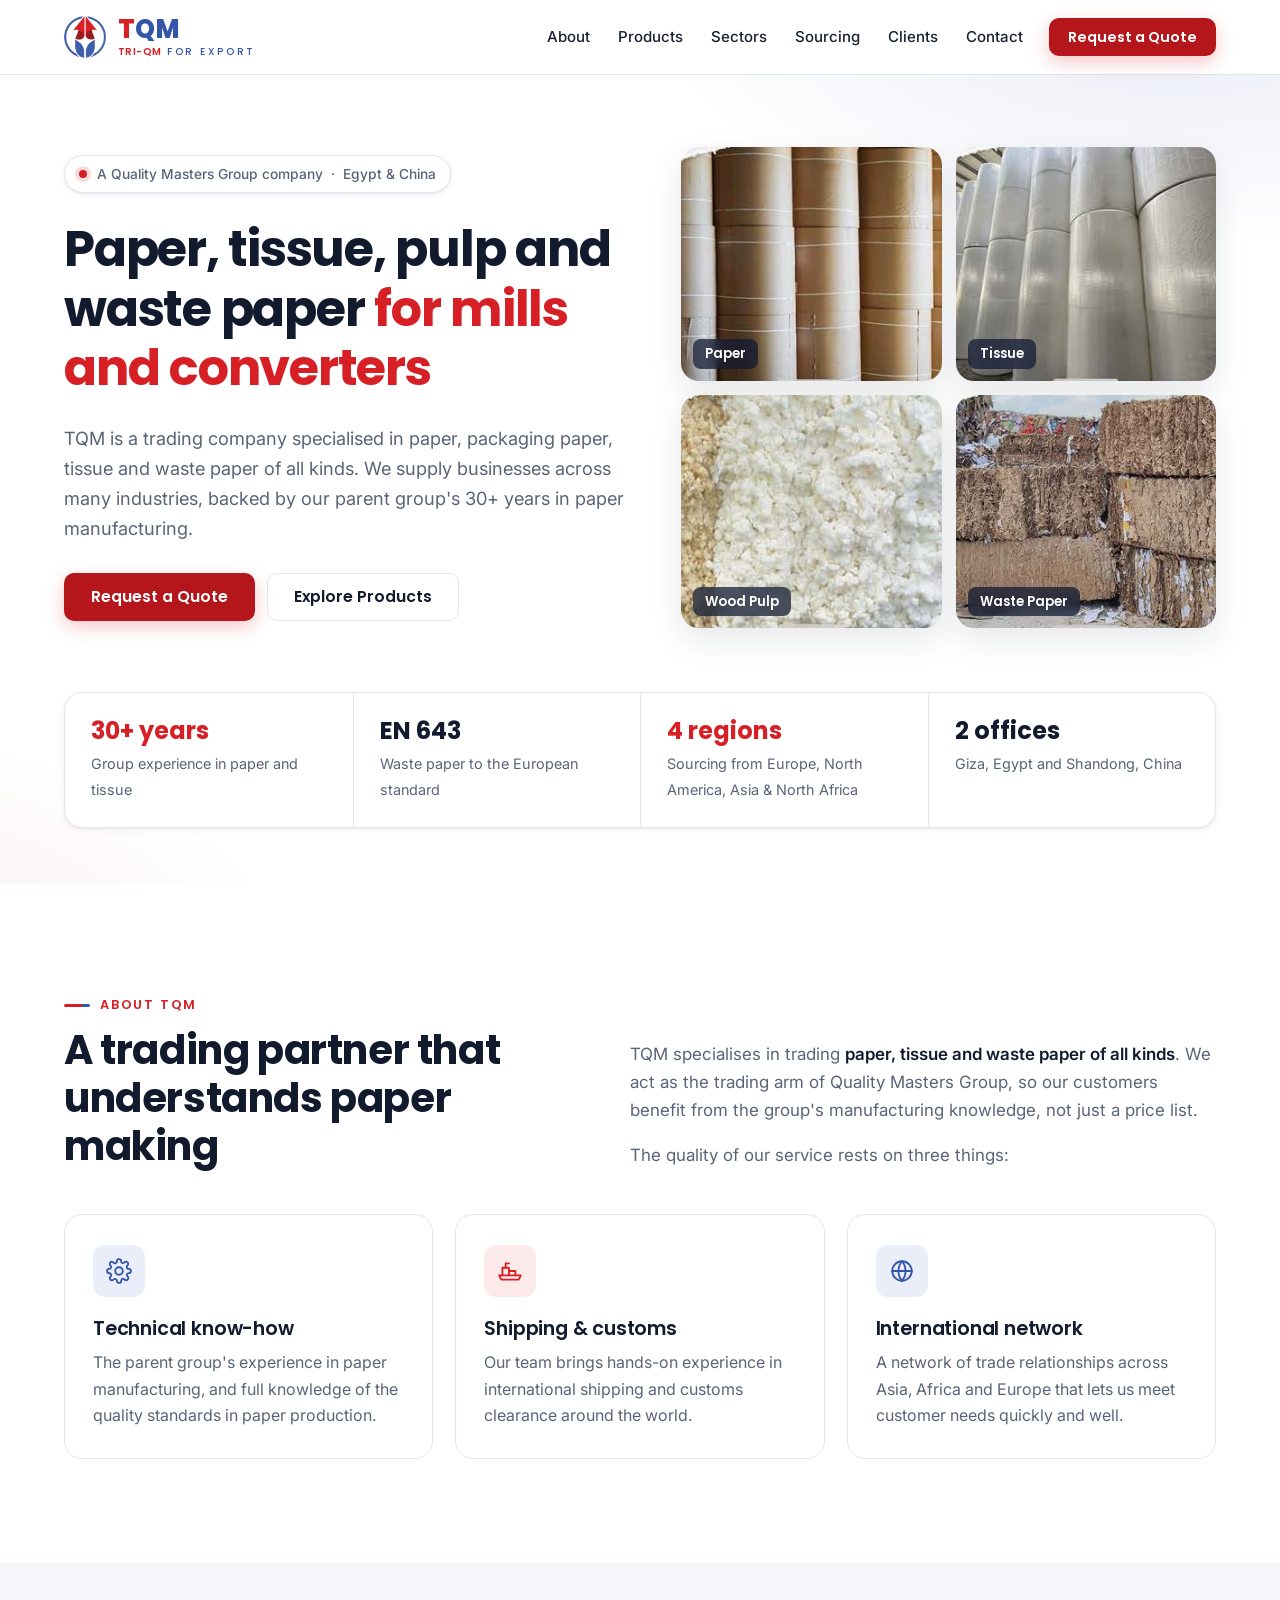
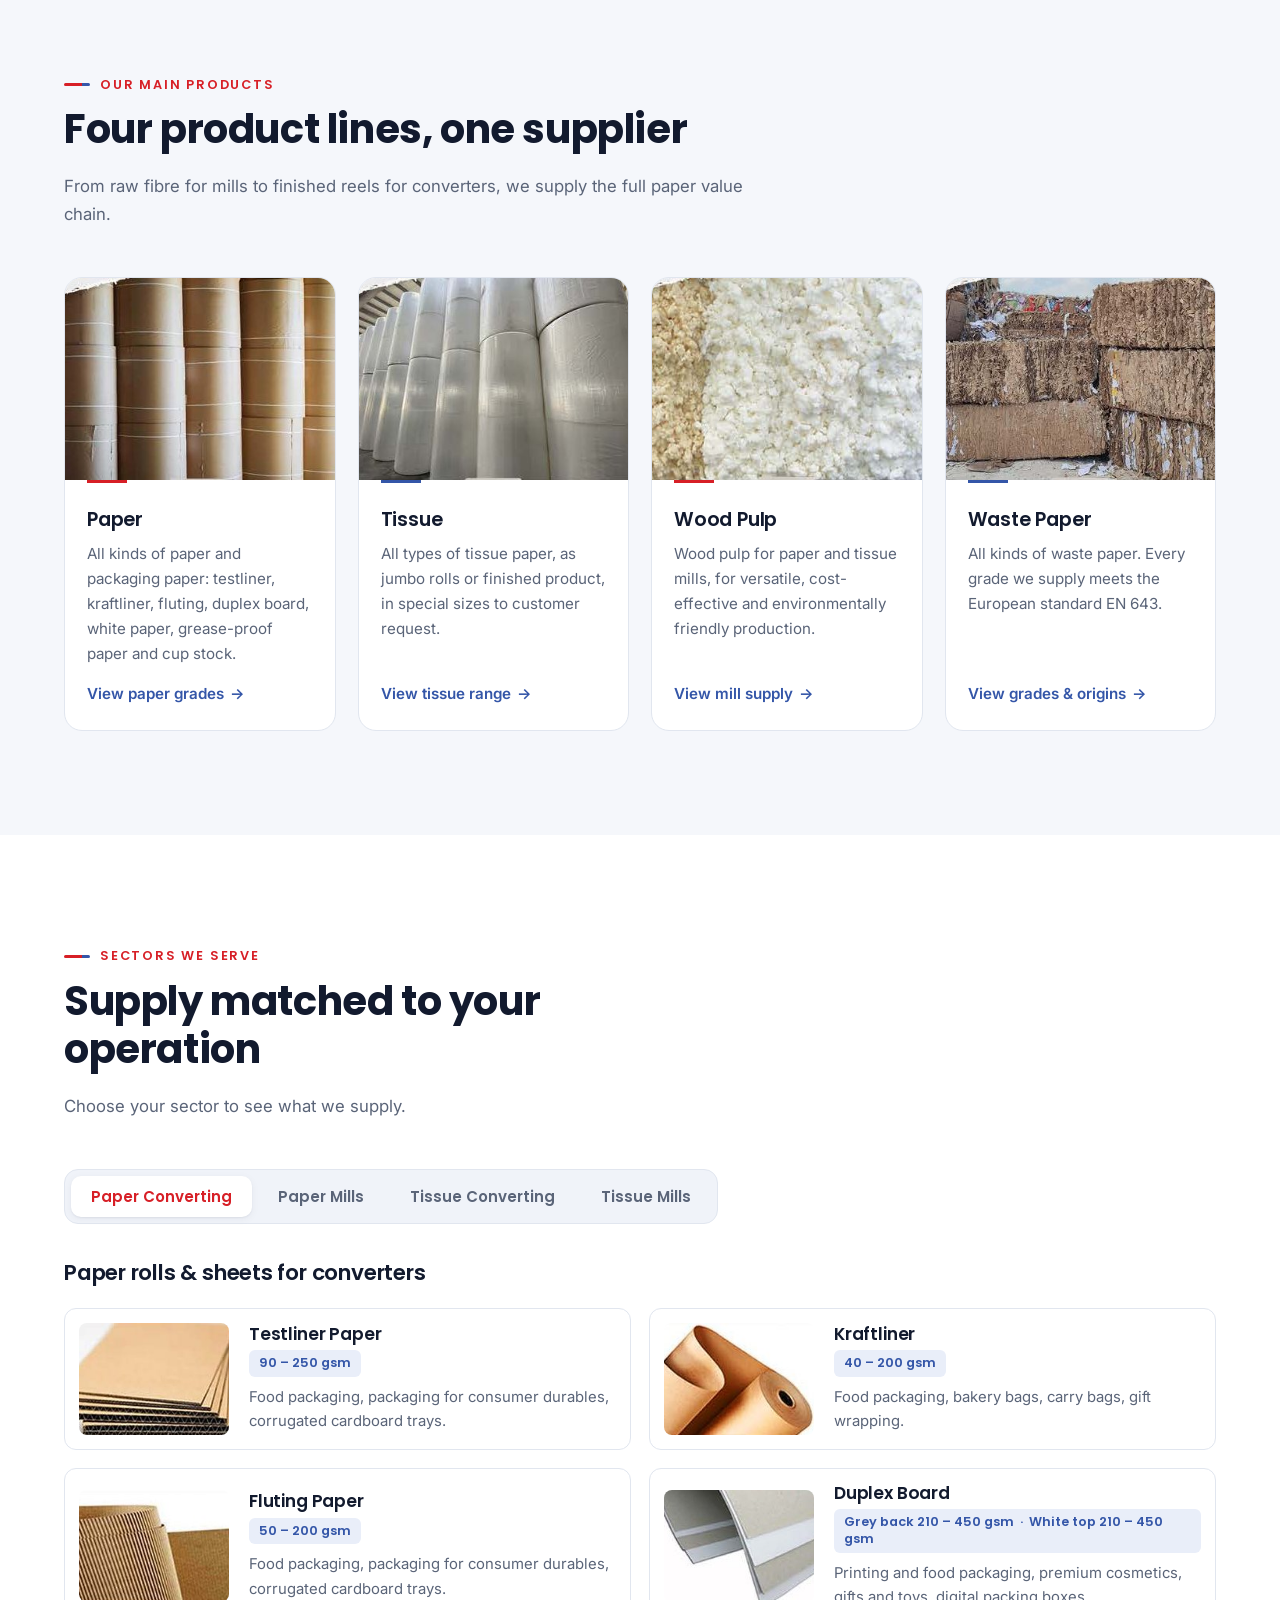
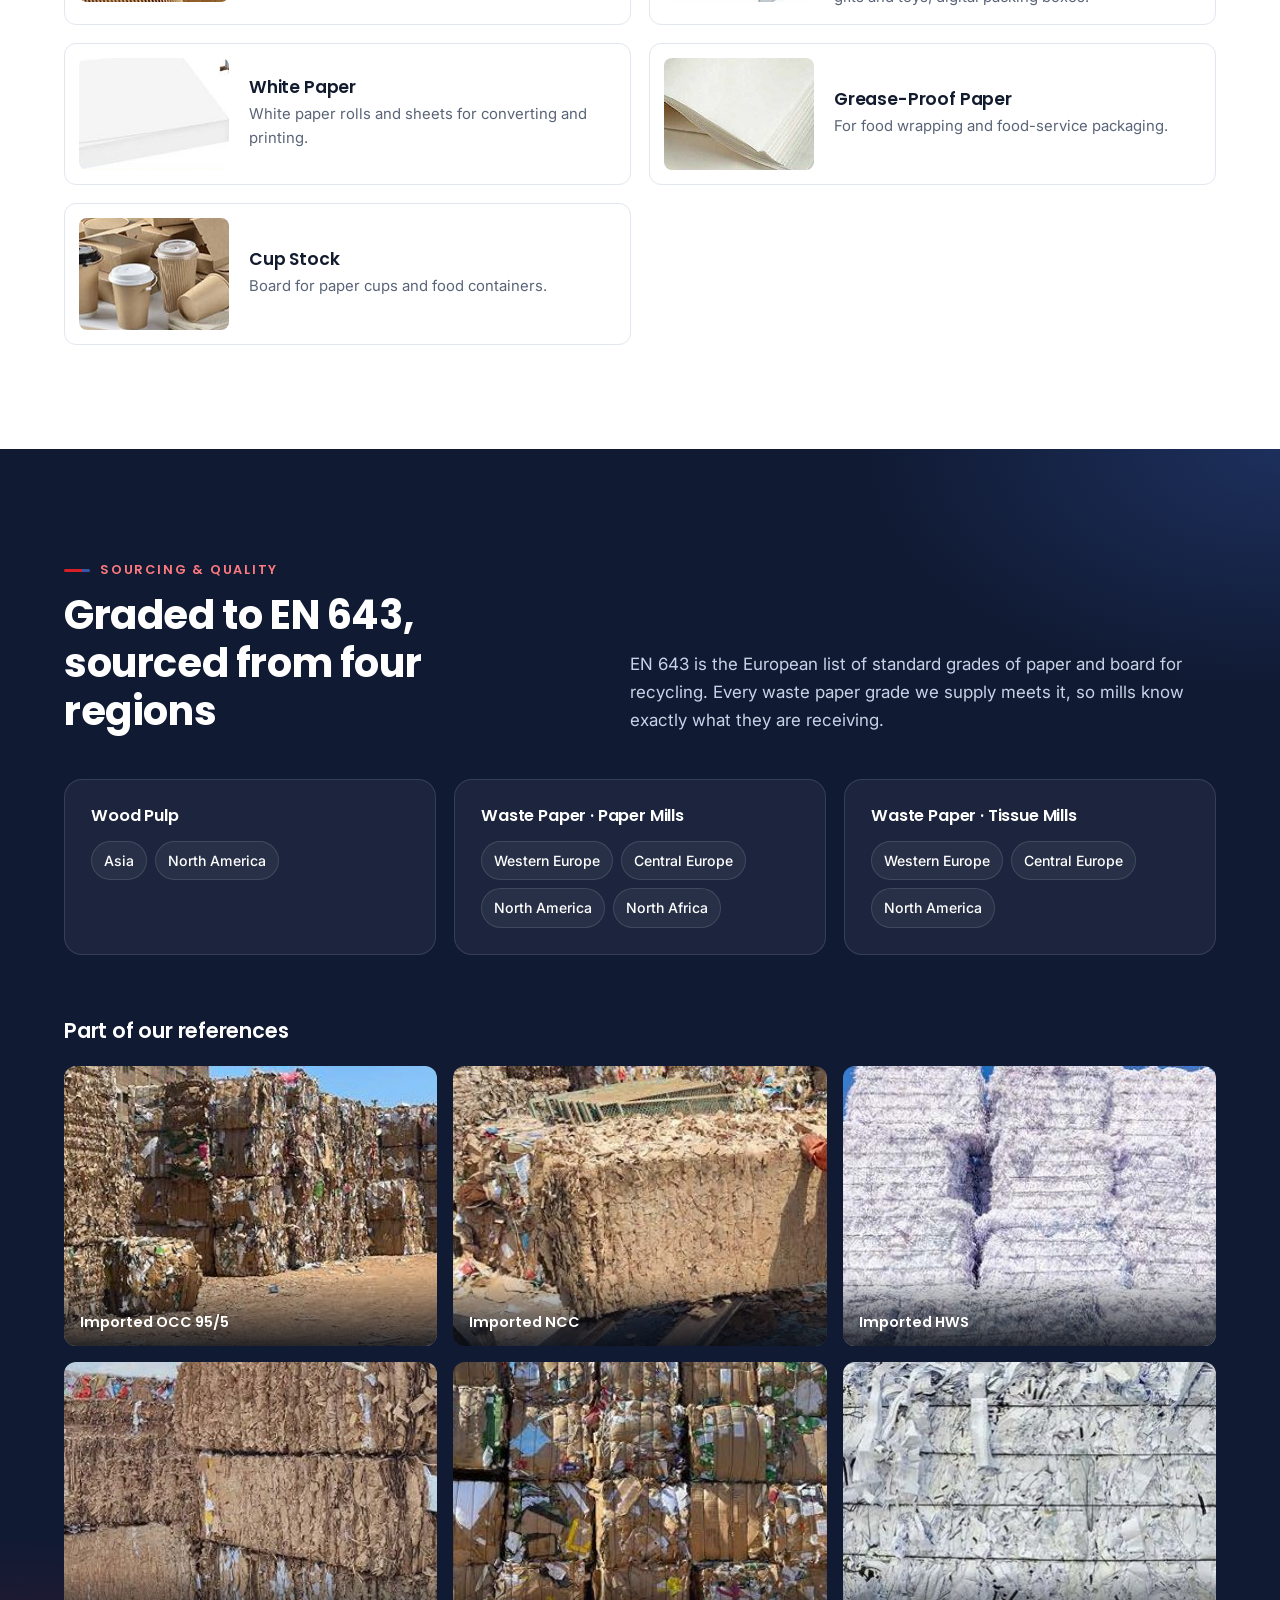
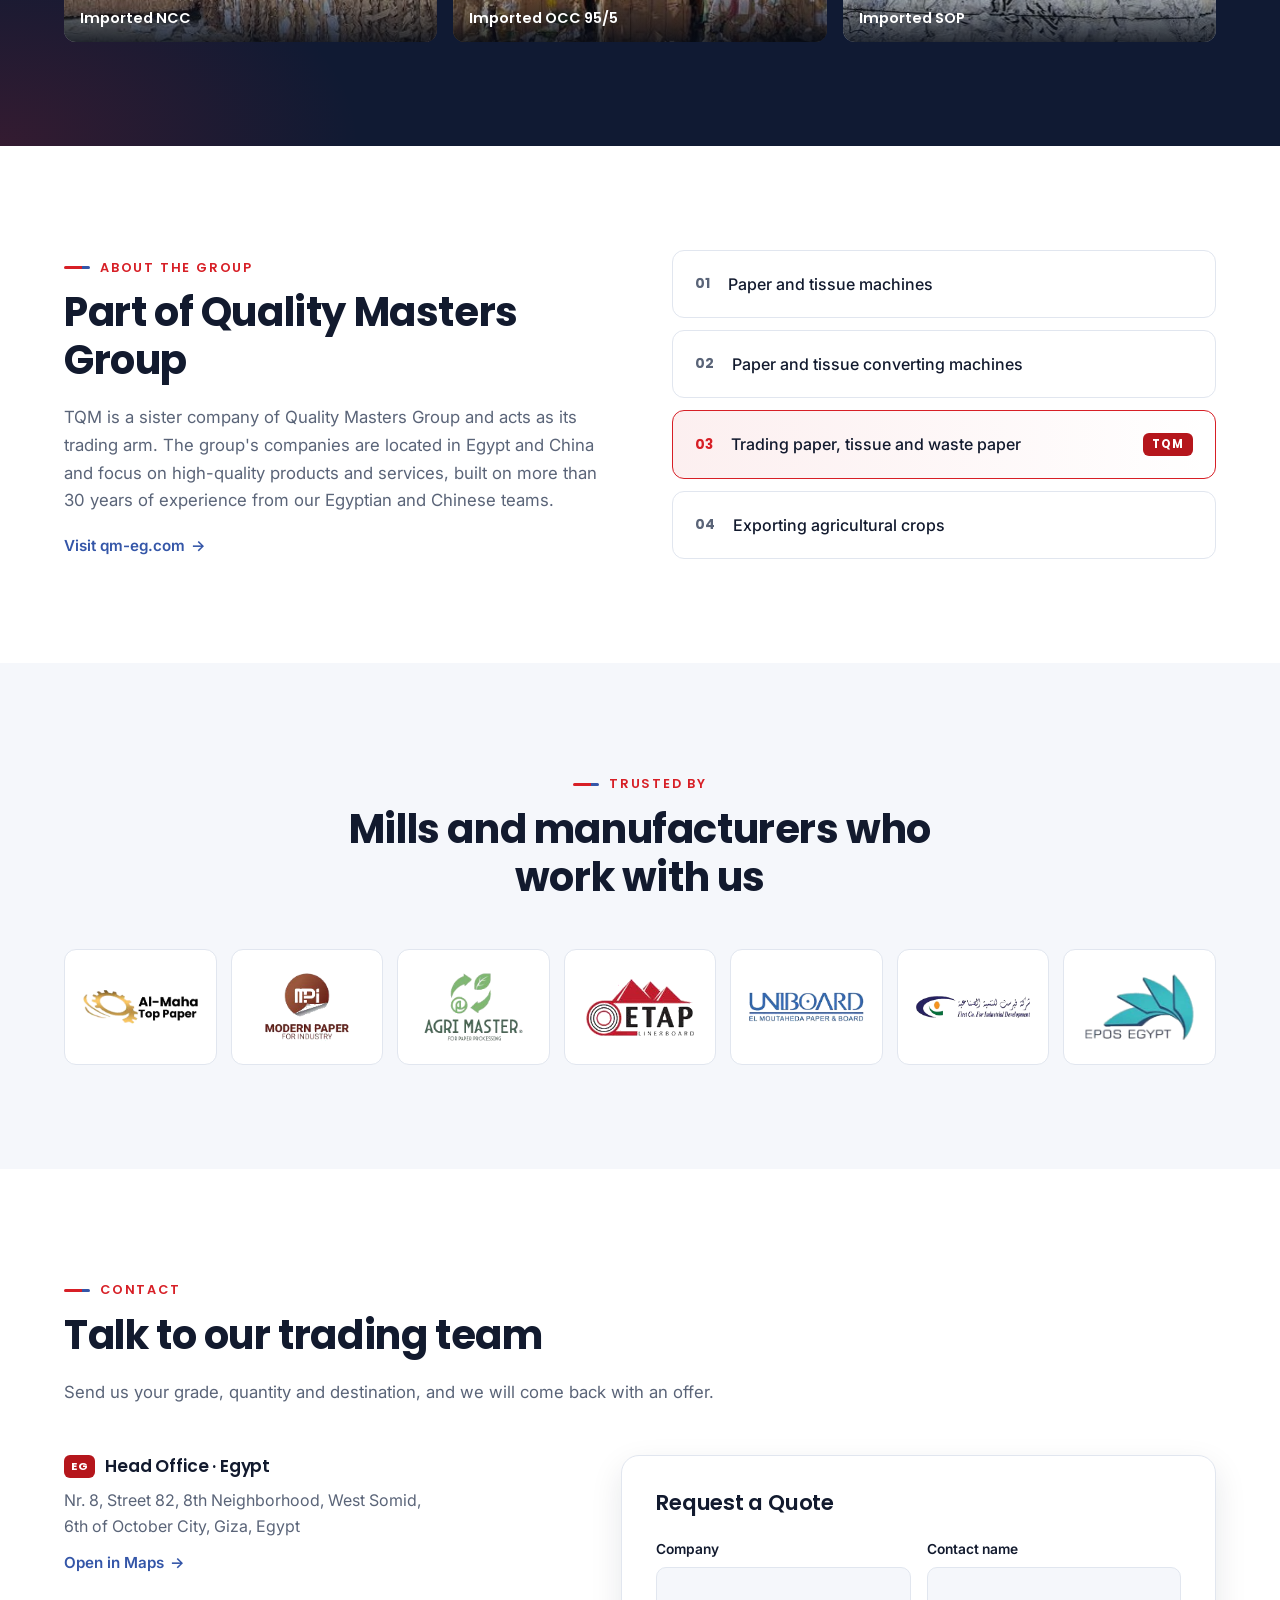
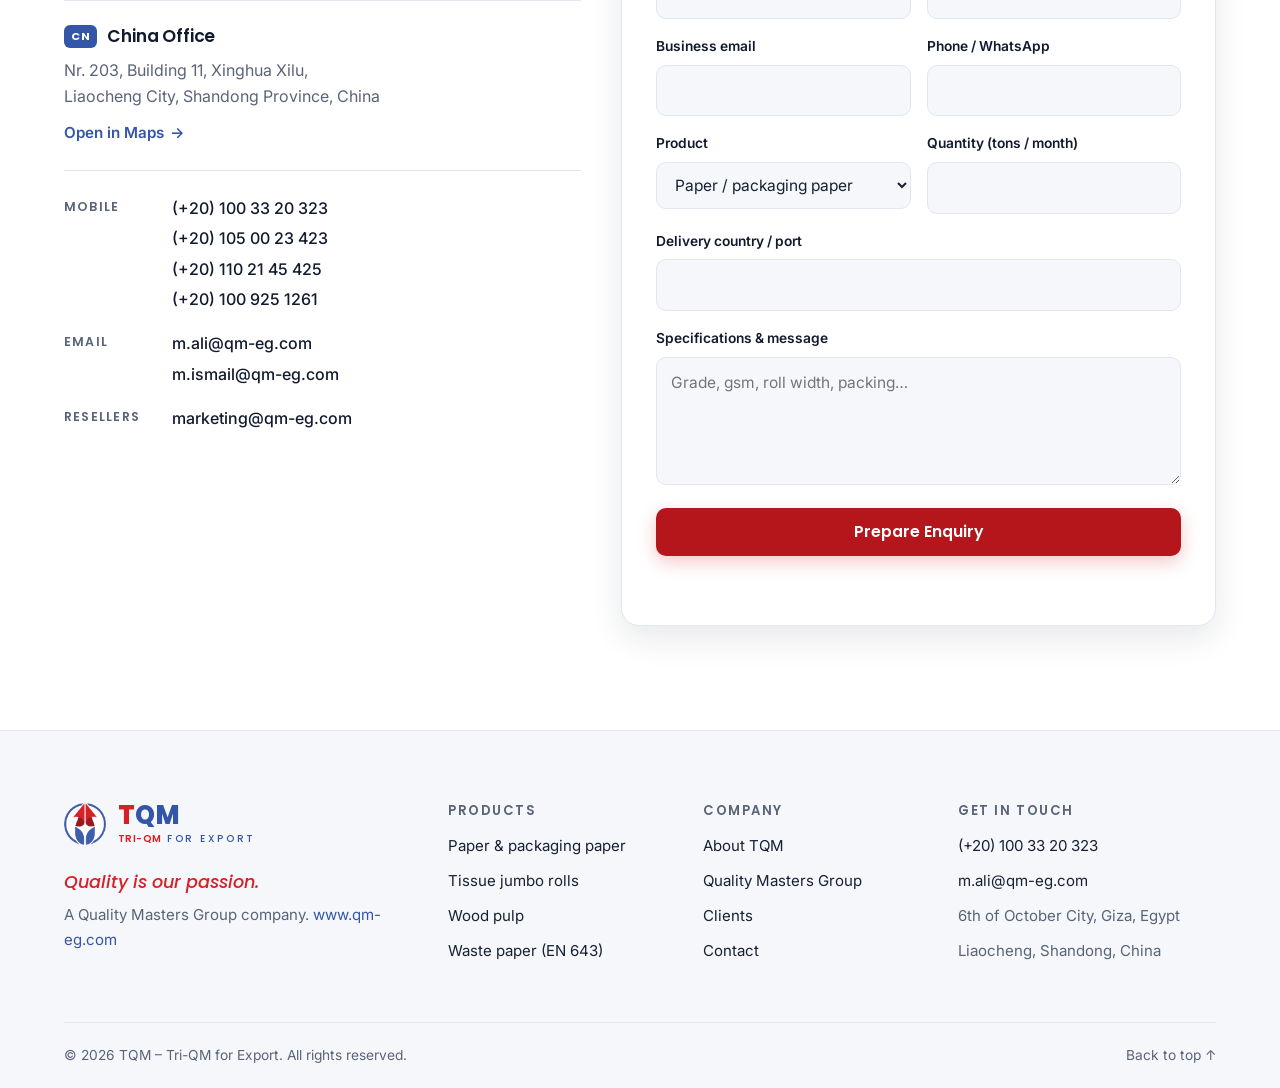
<file: index.html>
<!doctype html>
<html lang="en" class="no-js">
<head>
  <meta charset="utf-8">
  <meta name="viewport" content="width=device-width, initial-scale=1, viewport-fit=cover">
  <title>TQM – Tri-QM for Export | Paper, Tissue, Wood Pulp &amp; Waste Paper Supply</title>
  <meta name="description" content="TQM (Tri-QM for Export), a Quality Masters Group company, supplies paper, packaging paper, tissue jumbo rolls, wood pulp and EN 643 waste paper to mills and converters. Offices in Egypt and China.">
  <meta name="color-scheme" content="light dark">
  <meta name="theme-color" content="#ffffff" media="(prefers-color-scheme: light)">
  <meta name="theme-color" content="#0b111d" media="(prefers-color-scheme: dark)">
  <link rel="canonical" href="https://www.tqm-eg.com/">

  <meta property="og:type" content="website">
  <meta property="og:title" content="TQM – Tri-QM for Export">
  <meta property="og:description" content="Paper, packaging paper, tissue, wood pulp and waste paper supply for mills and converters. A Quality Masters Group company.">
  <meta property="og:url" content="https://www.tqm-eg.com/">
  <meta property="og:image" content="https://www.tqm-eg.com/assets/img/products/prod-paper.jpg">

  <link rel="icon" href="assets/img/brand/favicon.png" type="image/png">
  <link rel="apple-touch-icon" href="assets/img/brand/apple-touch-icon.png">

  <link rel="preconnect" href="https://fonts.googleapis.com">
  <link rel="preconnect" href="https://fonts.gstatic.com" crossorigin>
  <link href="https://fonts.googleapis.com/css2?family=Inter:wght@400;500;600&family=Poppins:wght@500;600;700;800&display=swap" rel="stylesheet">
  <link rel="stylesheet" href="assets/css/style.css">

  <script type="application/ld+json">
  {
    "@context": "https://schema.org",
    "@type": "Organization",
    "name": "TQM – Tri-QM for Export",
    "url": "https://www.tqm-eg.com/",
    "logo": "https://www.tqm-eg.com/assets/img/brand/tqm-mark.png",
    "slogan": "Quality is our passion",
    "parentOrganization": { "@type": "Organization", "name": "Quality Masters Group", "url": "https://www.qm-eg.com/" },
    "email": "m.ali@qm-eg.com",
    "telephone": "+201003320323",
    "address": [
      { "@type": "PostalAddress", "streetAddress": "Nr. 8, Street 82, 8th Neighborhood, West Somid", "addressLocality": "6th of October City", "addressRegion": "Giza", "addressCountry": "EG" },
      { "@type": "PostalAddress", "streetAddress": "Nr. 203, Building 11, Xinghua Xilu", "addressLocality": "Liaocheng", "addressRegion": "Shandong", "addressCountry": "CN" }
    ]
  }
  </script>
</head>
<body>
  <a class="skip-link" href="#main">Skip to content</a>

  <!-- ===================== Header ===================== -->
  <header class="site-header">
    <div class="container header-inner">
      <a href="#top" class="brand" aria-label="TQM – Tri-QM for Export, home">
        <img src="assets/img/brand/tqm-mark.png" alt="" width="42" height="42">
        <span class="wordmark">
          <span class="wm-logo"><span class="wm-t">T</span><span class="wm-q">Q</span><span class="wm-m">M</span></span>
          <span class="wm-sub"><b>Tri-QM</b> for Export</span>
        </span>
      </a>

      <nav class="site-nav" id="site-nav" aria-label="Main">
        <a href="#about">About</a>
        <a href="#products">Products</a>
        <a href="#sectors">Sectors</a>
        <a href="#sourcing">Sourcing</a>
        <a href="#clients">Clients</a>
        <a href="#contact">Contact</a>
        <a href="#enquiry" class="btn btn-primary btn-sm nav-cta">Request a Quote</a>
      </nav>

      <button class="nav-toggle" type="button" aria-label="Open menu" aria-expanded="false" aria-controls="site-nav">
        <span></span><span></span><span></span>
      </button>
    </div>
  </header>

  <main id="main">
    <!-- ===================== Hero ===================== -->
    <section class="hero" id="top">
      <div class="container hero-inner">
        <div class="hero-copy">
          <p class="eyebrow"><span class="dot"></span>A Quality Masters Group company &nbsp;·&nbsp; Egypt &amp; China</p>
          <h1>Paper, tissue, pulp and waste paper <span class="accent">for mills and converters</span></h1>
          <p class="lead">
            TQM is a trading company specialised in paper, packaging paper, tissue and waste paper of all kinds.
            We supply businesses across many industries, backed by our parent group's 30+ years in paper manufacturing.
          </p>
          <div class="hero-actions">
            <a href="#enquiry" class="btn btn-primary">Request a Quote</a>
            <a href="#products" class="btn btn-ghost">Explore Products</a>
          </div>
        </div>

        <div class="hero-mosaic" aria-label="Product range">
          <figure class="m-a"><img src="assets/img/products/prod-paper.jpg" alt="Kraft paper reels in a warehouse" width="370" height="255"><figcaption>Paper</figcaption></figure>
          <figure class="m-b"><img src="assets/img/products/prod-tissue.jpg" alt="Wrapped tissue jumbo rolls" width="365" height="255"><figcaption>Tissue</figcaption></figure>
          <figure class="m-c"><img src="assets/img/products/prod-pulp.jpg" alt="Wood pulp fibres" width="363" height="249"><figcaption>Wood Pulp</figcaption></figure>
          <figure class="m-d"><img src="assets/img/products/prod-waste.jpg" alt="Baled waste paper" width="372" height="252"><figcaption>Waste Paper</figcaption></figure>
        </div>
      </div>

      <div class="container">
        <ul class="facts">
          <li><strong>30+ years</strong><span>Group experience in paper and tissue</span></li>
          <li><strong>EN 643</strong><span>Waste paper to the European standard</span></li>
          <li><strong>4 regions</strong><span>Sourcing from Europe, North America, Asia &amp; North Africa</span></li>
          <li><strong>2 offices</strong><span>Giza, Egypt and Shandong, China</span></li>
        </ul>
      </div>
    </section>

    <!-- ===================== About ===================== -->
    <section class="section" id="about">
      <div class="container">
        <div class="split">
          <div>
            <p class="kicker">About TQM</p>
            <h2>A trading partner that understands paper making</h2>
          </div>
          <div class="prose">
            <p>
              TQM specialises in trading <strong>paper, tissue and waste paper of all kinds</strong>. We act as the trading arm
              of Quality Masters Group, so our customers benefit from the group's manufacturing knowledge, not just
              a price list.
            </p>
            <p>The quality of our service rests on three things:</p>
          </div>
        </div>

        <div class="pillars">
          <article class="pillar">
            <div class="pillar-icon" aria-hidden="true">
              <svg viewBox="0 0 24 24"><path d="M12 15.5a3.5 3.5 0 1 0 0-7 3.5 3.5 0 0 0 0 7Z"/><path d="M19.4 15a1.7 1.7 0 0 0 .3 1.8l.1.1a2 2 0 1 1-2.8 2.8l-.1-.1a1.7 1.7 0 0 0-1.8-.3 1.7 1.7 0 0 0-1 1.5V21a2 2 0 1 1-4 0v-.1a1.7 1.7 0 0 0-1.1-1.5 1.7 1.7 0 0 0-1.8.3l-.1.1a2 2 0 1 1-2.8-2.8l.1-.1a1.7 1.7 0 0 0 .3-1.8 1.7 1.7 0 0 0-1.5-1H3a2 2 0 1 1 0-4h.1a1.7 1.7 0 0 0 1.5-1.1 1.7 1.7 0 0 0-.3-1.8l-.1-.1a2 2 0 1 1 2.8-2.8l.1.1a1.7 1.7 0 0 0 1.8.3H9a1.7 1.7 0 0 0 1-1.5V3a2 2 0 1 1 4 0v.1a1.7 1.7 0 0 0 1 1.5 1.7 1.7 0 0 0 1.8-.3l.1-.1a2 2 0 1 1 2.8 2.8l-.1.1a1.7 1.7 0 0 0-.3 1.8V9a1.7 1.7 0 0 0 1.5 1H21a2 2 0 1 1 0 4h-.1a1.7 1.7 0 0 0-1.5 1Z"/></svg>
            </div>
            <h3>Technical know-how</h3>
            <p>The parent group's experience in paper manufacturing, and full knowledge of the quality standards in paper production.</p>
          </article>
          <article class="pillar">
            <div class="pillar-icon" aria-hidden="true">
              <svg viewBox="0 0 24 24"><path d="M2 16h20l-2 4H4l-2-4Z"/><path d="M5 16V9h6v7"/><path d="M11 12h6v4"/><path d="M8 9V5h3"/></svg>
            </div>
            <h3>Shipping &amp; customs</h3>
            <p>Our team brings hands-on experience in international shipping and customs clearance around the world.</p>
          </article>
          <article class="pillar">
            <div class="pillar-icon" aria-hidden="true">
              <svg viewBox="0 0 24 24"><circle cx="12" cy="12" r="9"/><path d="M3 12h18"/><path d="M12 3a14 14 0 0 1 0 18"/><path d="M12 3a14 14 0 0 0 0 18"/></svg>
            </div>
            <h3>International network</h3>
            <p>A network of trade relationships across Asia, Africa and Europe that lets us meet customer needs quickly and well.</p>
          </article>
        </div>
      </div>
    </section>

    <!-- ===================== Products ===================== -->
    <section class="section section-tint" id="products">
      <div class="container">
        <div class="section-head">
          <p class="kicker">Our Main Products</p>
          <h2>Four product lines, one supplier</h2>
          <p>From raw fibre for mills to finished reels for converters, we supply the full paper value chain.</p>
        </div>

        <div class="product-grid">
          <article class="product">
            <img src="assets/img/products/prod-paper.jpg" alt="Kraft paper reels" loading="lazy" width="370" height="255">
            <div class="product-body">
              <h3>Paper</h3>
              <p>All kinds of paper and packaging paper: testliner, kraftliner, fluting, duplex board, white paper, grease-proof paper and cup stock.</p>
              <a href="#sectors" class="link-arrow" data-tab="paper-conv">View paper grades</a>
            </div>
          </article>
          <article class="product">
            <img src="assets/img/products/prod-tissue.jpg" alt="Tissue jumbo rolls" loading="lazy" width="365" height="255">
            <div class="product-body">
              <h3>Tissue</h3>
              <p>All types of tissue paper, as jumbo rolls or finished product, in special sizes to customer request.</p>
              <a href="#sectors" class="link-arrow" data-tab="tissue-conv">View tissue range</a>
            </div>
          </article>
          <article class="product">
            <img src="assets/img/products/prod-pulp.jpg" alt="Wood pulp" loading="lazy" width="363" height="249">
            <div class="product-body">
              <h3>Wood Pulp</h3>
              <p>Wood pulp for paper and tissue mills, for versatile, cost-effective and environmentally friendly production.</p>
              <a href="#sectors" class="link-arrow" data-tab="paper-mills">View mill supply</a>
            </div>
          </article>
          <article class="product">
            <img src="assets/img/products/prod-waste.jpg" alt="Baled waste paper" loading="lazy" width="372" height="252">
            <div class="product-body">
              <h3>Waste Paper</h3>
              <p>All kinds of waste paper. Every grade we supply meets the European standard EN 643.</p>
              <a href="#sourcing" class="link-arrow">View grades &amp; origins</a>
            </div>
          </article>
        </div>
      </div>
    </section>

    <!-- ===================== Sectors ===================== -->
    <section class="section" id="sectors">
      <div class="container">
        <div class="section-head">
          <p class="kicker">Sectors We Serve</p>
          <h2>Supply matched to your operation</h2>
          <p>Choose your sector to see what we supply.</p>
        </div>

        <div class="tabs" role="tablist" aria-label="Sectors">
          <button role="tab" id="tab-paper-conv" aria-controls="panel-paper-conv" aria-selected="true">Paper Converting</button>
          <button role="tab" id="tab-paper-mills" aria-controls="panel-paper-mills" aria-selected="false" tabindex="-1">Paper Mills</button>
          <button role="tab" id="tab-tissue-conv" aria-controls="panel-tissue-conv" aria-selected="false" tabindex="-1">Tissue Converting</button>
          <button role="tab" id="tab-tissue-mills" aria-controls="panel-tissue-mills" aria-selected="false" tabindex="-1">Tissue Mills</button>
        </div>

        <!-- Paper converting -->
        <div class="tab-panel" role="tabpanel" id="panel-paper-conv" aria-labelledby="tab-paper-conv" tabindex="0">
          <h3 class="panel-title">Paper rolls &amp; sheets for converters</h3>
          <div class="grade-list">
            <article class="grade">
              <img src="assets/img/grades/testliner.jpg" alt="Testliner paper sheets" loading="lazy" width="272" height="156">
              <div>
                <h4>Testliner Paper</h4>
                <p class="spec">90 – 250 gsm</p>
                <p>Food packaging, packaging for consumer durables, corrugated cardboard trays.</p>
              </div>
            </article>
            <article class="grade">
              <img src="assets/img/grades/kraftliner.jpg" alt="Kraftliner paper roll" loading="lazy" width="242" height="142">
              <div>
                <h4>Kraftliner</h4>
                <p class="spec">40 – 200 gsm</p>
                <p>Food packaging, bakery bags, carry bags, gift wrapping.</p>
              </div>
            </article>
            <article class="grade">
              <img src="assets/img/grades/fluting.jpg" alt="Fluting paper" loading="lazy" width="251" height="143">
              <div>
                <h4>Fluting Paper</h4>
                <p class="spec">50 – 200 gsm</p>
                <p>Food packaging, packaging for consumer durables, corrugated cardboard trays.</p>
              </div>
            </article>
            <article class="grade">
              <img src="assets/img/grades/duplex.jpg" alt="Duplex board" loading="lazy" width="255" height="151">
              <div>
                <h4>Duplex Board</h4>
                <p class="spec">Grey back 210 – 450 gsm &nbsp;·&nbsp; White top 210 – 450 gsm</p>
                <p>Printing and food packaging, premium cosmetics, gifts and toys, digital packing boxes.</p>
              </div>
            </article>
            <article class="grade">
              <img src="assets/img/grades/white.jpg" alt="White paper" loading="lazy" width="446" height="200">
              <div>
                <h4>White Paper</h4>
                <p>White paper rolls and sheets for converting and printing.</p>
              </div>
            </article>
            <article class="grade">
              <img src="assets/img/grades/greaseproof.jpg" alt="Grease-proof paper" loading="lazy" width="449" height="200">
              <div>
                <h4>Grease-Proof Paper</h4>
                <p>For food wrapping and food-service packaging.</p>
              </div>
            </article>
            <article class="grade">
              <img src="assets/img/grades/cupstock.jpg" alt="Paper cups and food boxes made from cup stock" loading="lazy" width="446" height="200">
              <div>
                <h4>Cup Stock</h4>
                <p>Board for paper cups and food containers.</p>
              </div>
            </article>
          </div>
        </div>

        <!-- Paper mills -->
        <div class="tab-panel" role="tabpanel" id="panel-paper-mills" aria-labelledby="tab-paper-mills" tabindex="0" hidden>
          <h3 class="panel-title">Raw materials for paper mills</h3>
          <div class="mill-grid">
            <article class="mill">
              <img src="assets/img/products/pm-pulp.jpg" alt="Wood pulp for paper mills" loading="lazy" width="580" height="257">
              <div class="mill-body">
                <h4>Wood Pulp</h4>
                <p>Modern wood pulp production is highly efficient, reducing costs and waste. Wood pulp lets mills produce versatile, cost-effective and environmentally friendly products for a wide range of needs.</p>
                <p class="origin"><span>Origin</span>Asia &amp; North America</p>
              </div>
            </article>
            <article class="mill">
              <img src="assets/img/products/pm-waste.jpg" alt="Baled brown waste paper for paper mills" loading="lazy" width="580" height="257">
              <div class="mill-body">
                <h4>Waste Paper</h4>
                <p>All kinds of waste paper for packaging-paper mills. All our products meet the European standard EN 643.</p>
                <p class="origin"><span>Origin</span>Western &amp; Central Europe, North America, North Africa</p>
              </div>
            </article>
          </div>
        </div>

        <!-- Tissue converting -->
        <div class="tab-panel" role="tabpanel" id="panel-tissue-conv" aria-labelledby="tab-tissue-conv" tabindex="0" hidden>
          <h3 class="panel-title">Tissue jumbo rolls for converters</h3>
          <p class="panel-intro">All types of tissue paper, as jumbo rolls or finished product, in special sizes to customer request.</p>
          <div class="tissue-grid">
            <article class="tissue">
              <img src="assets/img/products/t-virgin.jpg" alt="100% virgin pulp tissue jumbo rolls" loading="lazy" width="464" height="204">
              <h4>100% Virgin Jumbo Rolls</h4>
              <p>Made entirely from virgin pulp.</p>
            </article>
            <article class="tissue">
              <img src="assets/img/products/t-partial.jpg" alt="Partially recycled tissue jumbo rolls" loading="lazy" width="464" height="204">
              <h4>Partially Recycled Jumbo Rolls</h4>
              <p>A blend of virgin and recycled fibre.</p>
            </article>
            <article class="tissue">
              <img src="assets/img/products/t-recycled.jpg" alt="Recycled tissue jumbo rolls" loading="lazy" width="464" height="204">
              <h4>Recycled Jumbo Rolls</h4>
              <p>Made from recycled fibre.</p>
            </article>
          </div>
        </div>

        <!-- Tissue mills -->
        <div class="tab-panel" role="tabpanel" id="panel-tissue-mills" aria-labelledby="tab-tissue-mills" tabindex="0" hidden>
          <h3 class="panel-title">Raw materials for tissue mills</h3>
          <div class="mill-grid">
            <article class="mill">
              <img src="assets/img/products/tm-pulp.jpg" alt="Wood pulp for tissue mills" loading="lazy" width="560" height="250">
              <div class="mill-body">
                <h4>Wood Pulp</h4>
                <p>Efficient, cost-effective fibre for tissue production, from established pulp producers.</p>
                <p class="origin"><span>Origin</span>Asia &amp; North America</p>
              </div>
            </article>
            <article class="mill">
              <img src="assets/img/products/tm-waste.jpg" alt="Baled white waste paper for tissue mills" loading="lazy" width="560" height="250">
              <div class="mill-body">
                <h4>Waste Paper</h4>
                <p>White waste paper grades for tissue making. All our products meet the EN 643 standard.</p>
                <p class="origin"><span>Origin</span>Western &amp; Central Europe, North America</p>
              </div>
            </article>
          </div>
        </div>
      </div>
    </section>

    <!-- ===================== Sourcing & References ===================== -->
    <section class="section section-dark" id="sourcing">
      <div class="container">
        <div class="split">
          <div>
            <p class="kicker">Sourcing &amp; Quality</p>
            <h2>Graded to EN 643, sourced from four regions</h2>
          </div>
          <div class="prose">
            <p>
              EN 643 is the European list of standard grades of paper and board for recycling. Every waste paper grade
              we supply meets it, so mills know exactly what they are receiving.
            </p>
          </div>
        </div>

        <div class="origins">
          <div class="origin-card">
            <h3>Wood Pulp</h3>
            <ul><li>Asia</li><li>North America</li></ul>
          </div>
          <div class="origin-card">
            <h3>Waste Paper · Paper Mills</h3>
            <ul><li>Western Europe</li><li>Central Europe</li><li>North America</li><li>North Africa</li></ul>
          </div>
          <div class="origin-card">
            <h3>Waste Paper · Tissue Mills</h3>
            <ul><li>Western Europe</li><li>Central Europe</li><li>North America</li></ul>
          </div>
        </div>

        <h3 class="sub-head">Part of our references</h3>
        <div class="gallery">
          <figure><img src="assets/img/references/occ1.jpg" alt="Imported OCC 95/5 bales in a yard" loading="lazy" width="436" height="243"><figcaption>Imported OCC 95/5</figcaption></figure>
          <figure><img src="assets/img/references/ncc1.jpg" alt="Imported NCC bale being handled" loading="lazy" width="436" height="238"><figcaption>Imported NCC</figcaption></figure>
          <figure><img src="assets/img/references/hws.jpg" alt="Imported hard white shavings bales" loading="lazy" width="442" height="284"><figcaption>Imported HWS</figcaption></figure>
          <figure><img src="assets/img/references/ncc2.jpg" alt="Imported NCC bales stacked" loading="lazy" width="436" height="246"><figcaption>Imported NCC</figcaption></figure>
          <figure><img src="assets/img/references/occ2.jpg" alt="Imported OCC 95/5 bales stacked" loading="lazy" width="436" height="248"><figcaption>Imported OCC 95/5</figcaption></figure>
          <figure><img src="assets/img/references/sop.jpg" alt="Imported sorted office paper bale" loading="lazy" width="442" height="279"><figcaption>Imported SOP</figcaption></figure>
        </div>
      </div>
    </section>

    <!-- ===================== Group ===================== -->
    <section class="section" id="group">
      <div class="container group">
        <div class="group-copy">
          <p class="kicker">About the Group</p>
          <h2>Part of Quality Masters Group</h2>
          <p>
            TQM is a sister company of Quality Masters Group and acts as its trading arm. The group's companies are located
            in Egypt and China and focus on high-quality products and services, built on more than 30 years of experience
            from our Egyptian and Chinese teams.
          </p>
          <a href="https://www.qm-eg.com" class="link-arrow" target="_blank" rel="noopener">Visit qm-eg.com</a>
        </div>
        <ul class="group-sectors">
          <li><span>01</span>Paper and tissue machines</li>
          <li><span>02</span>Paper and tissue converting machines</li>
          <li class="is-tqm"><span>03</span>Trading paper, tissue and waste paper <em>TQM</em></li>
          <li><span>04</span>Exporting agricultural crops</li>
        </ul>
      </div>
    </section>

    <!-- ===================== Clients ===================== -->
    <section class="section section-tint" id="clients">
      <div class="container">
        <div class="section-head center">
          <p class="kicker">Trusted By</p>
          <h2>Mills and manufacturers who work with us</h2>
        </div>
        <ul class="clients">
          <li><img src="assets/img/clients/almaha.png" alt="Al-Maha Top Paper" loading="lazy"></li>
          <li><img src="assets/img/clients/mpi.png" alt="Modern Paper for Industry" loading="lazy"></li>
          <li><img src="assets/img/clients/agrimaster.png" alt="Agri Master for Paper Processing" loading="lazy"></li>
          <li><img src="assets/img/clients/etap.png" alt="ETAP Linerboard" loading="lazy"></li>
          <li><img src="assets/img/clients/uniboard.png" alt="Uniboard – El Moutaheda Paper &amp; Board" loading="lazy"></li>
          <li><img src="assets/img/clients/firstco.png" alt="First Co. for Industrial Development" loading="lazy"></li>
          <li><img src="assets/img/clients/epos.png" alt="EPOS Egypt" loading="lazy"></li>
        </ul>
      </div>
    </section>

    <!-- ===================== Contact ===================== -->
    <section class="section" id="contact">
      <div class="container">
        <div class="section-head">
          <p class="kicker">Contact</p>
          <h2>Talk to our trading team</h2>
          <p>Send us your grade, quantity and destination, and we will come back with an offer.</p>
        </div>

        <div class="contact-grid">
          <div class="contact-info">
            <div class="office">
              <h3><span class="flag" aria-hidden="true">EG</span>Head Office · Egypt</h3>
              <address>Nr. 8, Street 82, 8th Neighborhood, West Somid,<br>6th of October City, Giza, Egypt</address>
              <a class="link-arrow" href="https://www.google.com/maps/search/?api=1&amp;query=West+Somid+6th+of+October+City+Giza+Egypt" target="_blank" rel="noopener">Open in Maps</a>
            </div>
            <div class="office">
              <h3><span class="flag" aria-hidden="true">CN</span>China Office</h3>
              <address>Nr. 203, Building 11, Xinghua Xilu,<br>Liaocheng City, Shandong Province, China</address>
              <a class="link-arrow" href="https://www.google.com/maps/search/?api=1&amp;query=Xinghua+Xilu+Liaocheng+Shandong+China" target="_blank" rel="noopener">Open in Maps</a>
            </div>

            <dl class="channels">
              <div>
                <dt>Mobile</dt>
                <dd>
                  <a href="tel:+201003320323">(+20) 100 33 20 323</a>
                  <a href="tel:+201050023423">(+20) 105 00 23 423</a>
                  <a href="tel:+201102145425">(+20) 110 21 45 425</a>
                  <a href="tel:+201009251261">(+20) 100 925 1261</a>
                </dd>
              </div>
              <div>
                <dt>Email</dt>
                <dd>
                  <a href="mailto:m.ali@qm-eg.com">m.ali@qm-eg.com</a>
                  <a href="mailto:m.ismail@qm-eg.com">m.ismail@qm-eg.com</a>
                </dd>
              </div>
              <div>
                <dt>Resellers</dt>
                <dd><a href="mailto:marketing@qm-eg.com">marketing@qm-eg.com</a></dd>
              </div>
            </dl>
          </div>

          <form class="enquiry" id="enquiry" novalidate>
            <h3>Request a Quote</h3>
            <div class="row">
              <div class="field">
                <label for="f-company">Company</label>
                <input id="f-company" name="company" autocomplete="organization" required>
              </div>
              <div class="field">
                <label for="f-name">Contact name</label>
                <input id="f-name" name="name" autocomplete="name" required>
              </div>
            </div>
            <div class="row">
              <div class="field">
                <label for="f-email">Business email</label>
                <input id="f-email" name="email" type="email" autocomplete="email" required>
              </div>
              <div class="field">
                <label for="f-phone">Phone / WhatsApp</label>
                <input id="f-phone" name="phone" type="tel" autocomplete="tel">
              </div>
            </div>
            <div class="row">
              <div class="field">
                <label for="f-product">Product</label>
                <select id="f-product" name="product">
                  <option>Paper / packaging paper</option>
                  <option>Tissue jumbo rolls</option>
                  <option>Wood pulp</option>
                  <option>Waste paper</option>
                  <option>Other</option>
                </select>
              </div>
              <div class="field">
                <label for="f-qty">Quantity (tons / month)</label>
                <input id="f-qty" name="quantity" inputmode="decimal">
              </div>
            </div>
            <div class="field">
              <label for="f-country">Delivery country / port</label>
              <input id="f-country" name="destination" autocomplete="country-name">
            </div>
            <div class="field">
              <label for="f-message">Specifications &amp; message</label>
              <textarea id="f-message" name="message" rows="4" placeholder="Grade, gsm, roll width, packing…" required></textarea>
            </div>
            <button type="submit" class="btn btn-primary btn-block">Prepare Enquiry</button>
            <p class="form-status" id="form-status" role="status" aria-live="polite"></p>
            <div class="enquiry-ready" id="enquiry-ready" hidden>
              <p>Your enquiry is ready. Send it to <strong>m.ali@qm-eg.com</strong> (cc <strong>m.ismail@qm-eg.com</strong>).</p>
              <pre id="enquiry-text"></pre>
              <div class="enquiry-actions">
                <button type="button" class="btn btn-ghost" id="enquiry-copy">Copy enquiry</button>
                <a class="btn btn-primary" id="enquiry-mail" href="mailto:m.ali@qm-eg.com">Open in email app</a>
              </div>
            </div>
          </form>
        </div>
      </div>
    </section>
  </main>

  <!-- ===================== Footer ===================== -->
  <footer class="site-footer">
    <div class="container footer-inner">
      <div class="footer-brand">
        <a href="#top" class="brand">
          <img src="assets/img/brand/tqm-mark.png" alt="" width="42" height="42">
          <span class="wordmark">
            <span class="wm-logo"><span class="wm-t">T</span><span class="wm-q">Q</span><span class="wm-m">M</span></span>
            <span class="wm-sub"><b>Tri-QM</b> for Export</span>
          </span>
        </a>
        <p class="tagline">Quality is our passion.</p>
        <p>A Quality Masters Group company. <a href="https://www.qm-eg.com" target="_blank" rel="noopener">www.qm-eg.com</a></p>
      </div>
      <div>
        <h4>Products</h4>
        <ul>
          <li><a href="#products">Paper &amp; packaging paper</a></li>
          <li><a href="#products">Tissue jumbo rolls</a></li>
          <li><a href="#products">Wood pulp</a></li>
          <li><a href="#sourcing">Waste paper (EN 643)</a></li>
        </ul>
      </div>
      <div>
        <h4>Company</h4>
        <ul>
          <li><a href="#about">About TQM</a></li>
          <li><a href="#group">Quality Masters Group</a></li>
          <li><a href="#clients">Clients</a></li>
          <li><a href="#contact">Contact</a></li>
        </ul>
      </div>
      <div>
        <h4>Get in touch</h4>
        <ul>
          <li><a href="tel:+201003320323">(+20) 100 33 20 323</a></li>
          <li><a href="mailto:m.ali@qm-eg.com">m.ali@qm-eg.com</a></li>
          <li>6th of October City, Giza, Egypt</li>
          <li>Liaocheng, Shandong, China</li>
        </ul>
      </div>
    </div>
    <div class="container footer-bottom">
      <p>&copy; <span id="year">2026</span> TQM – Tri-QM for Export. All rights reserved.</p>
      <a href="#top" class="to-top">Back to top ↑</a>
    </div>
  </footer>

  <script src="assets/js/main.js"></script>
</body>
</html>
</file>
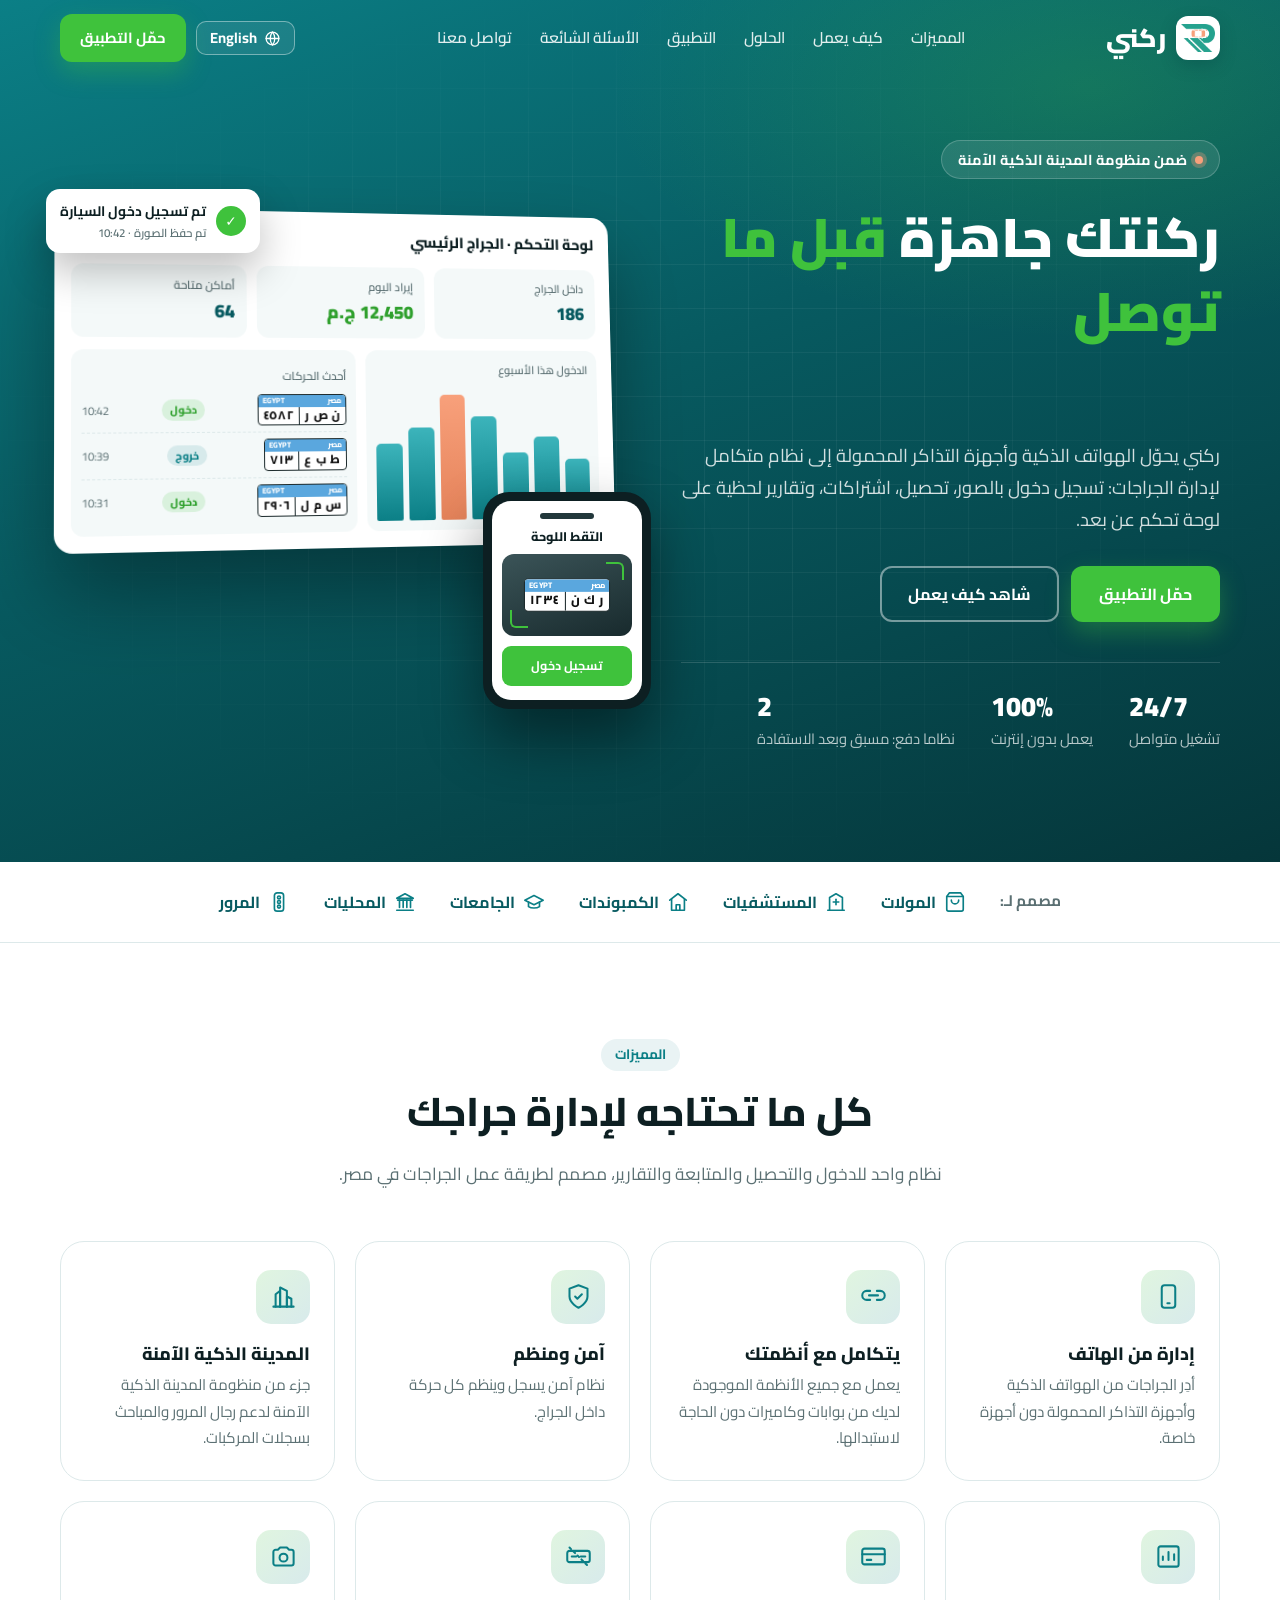
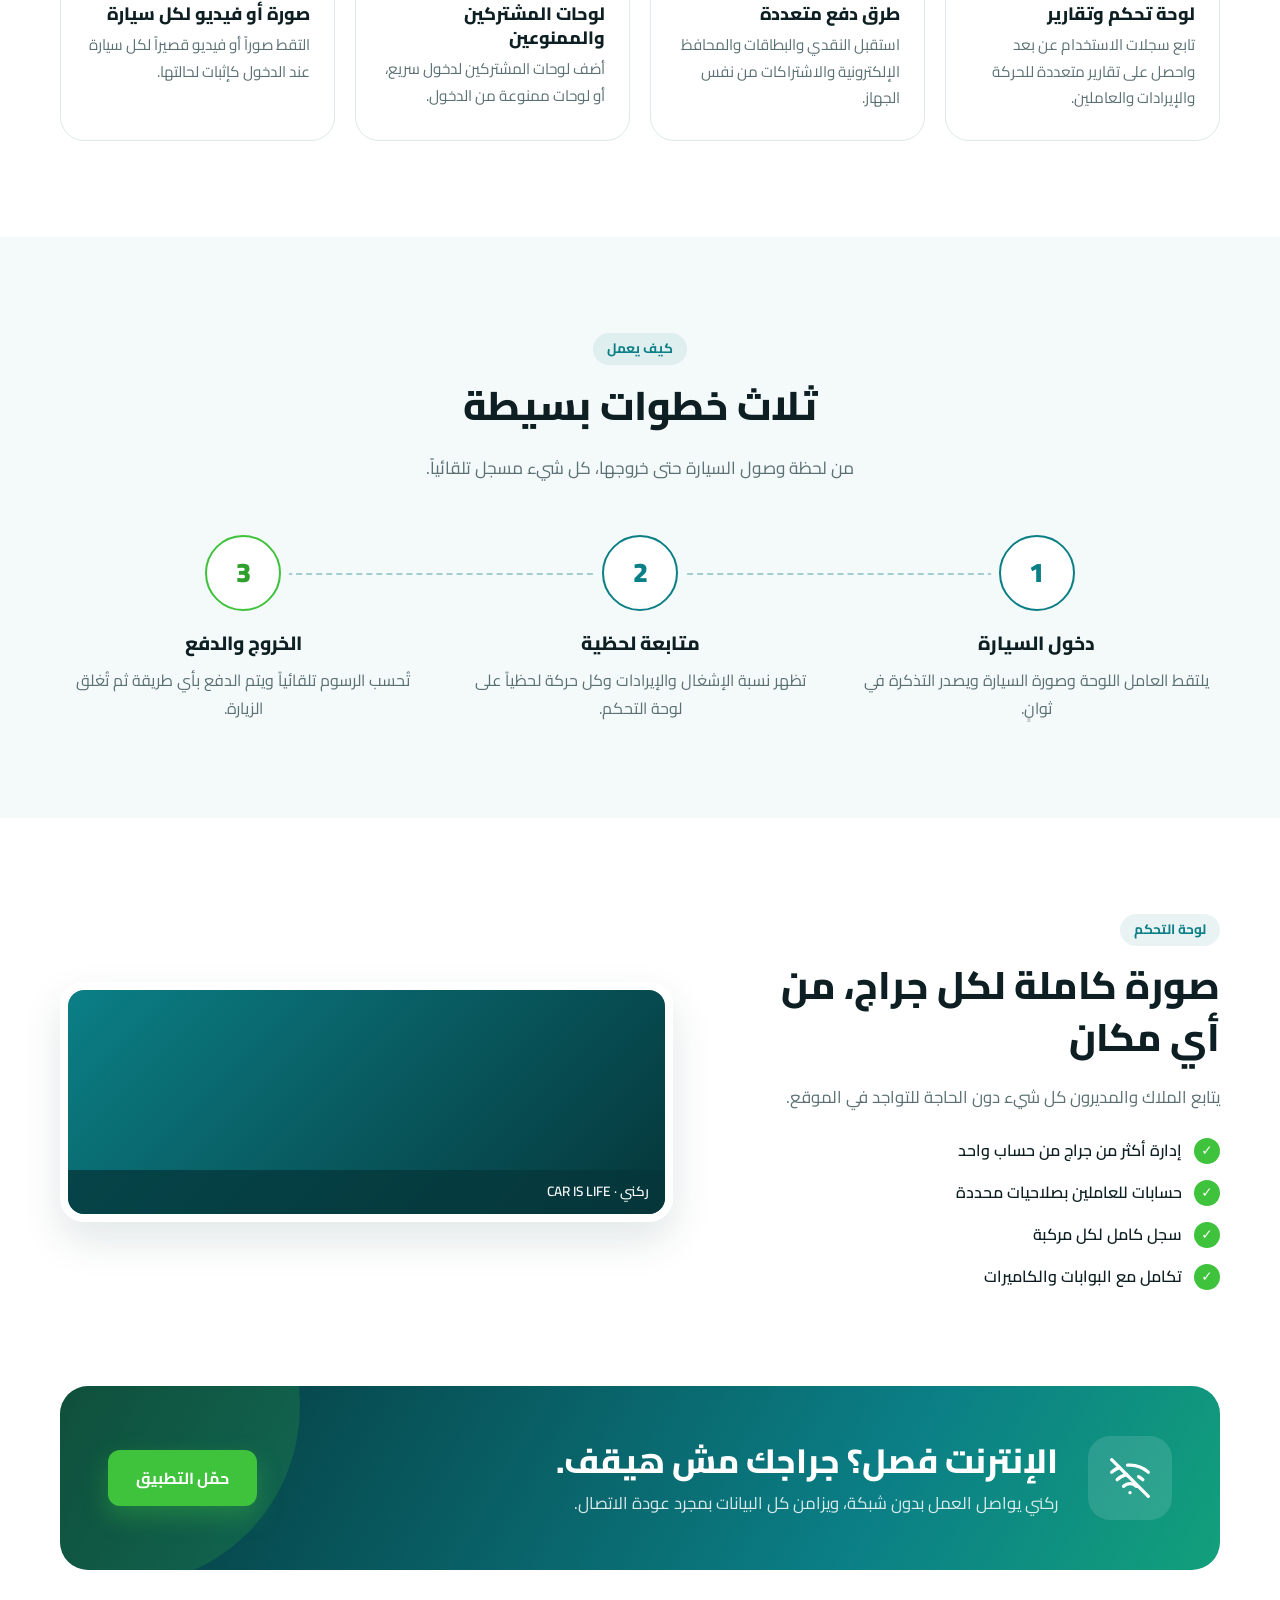
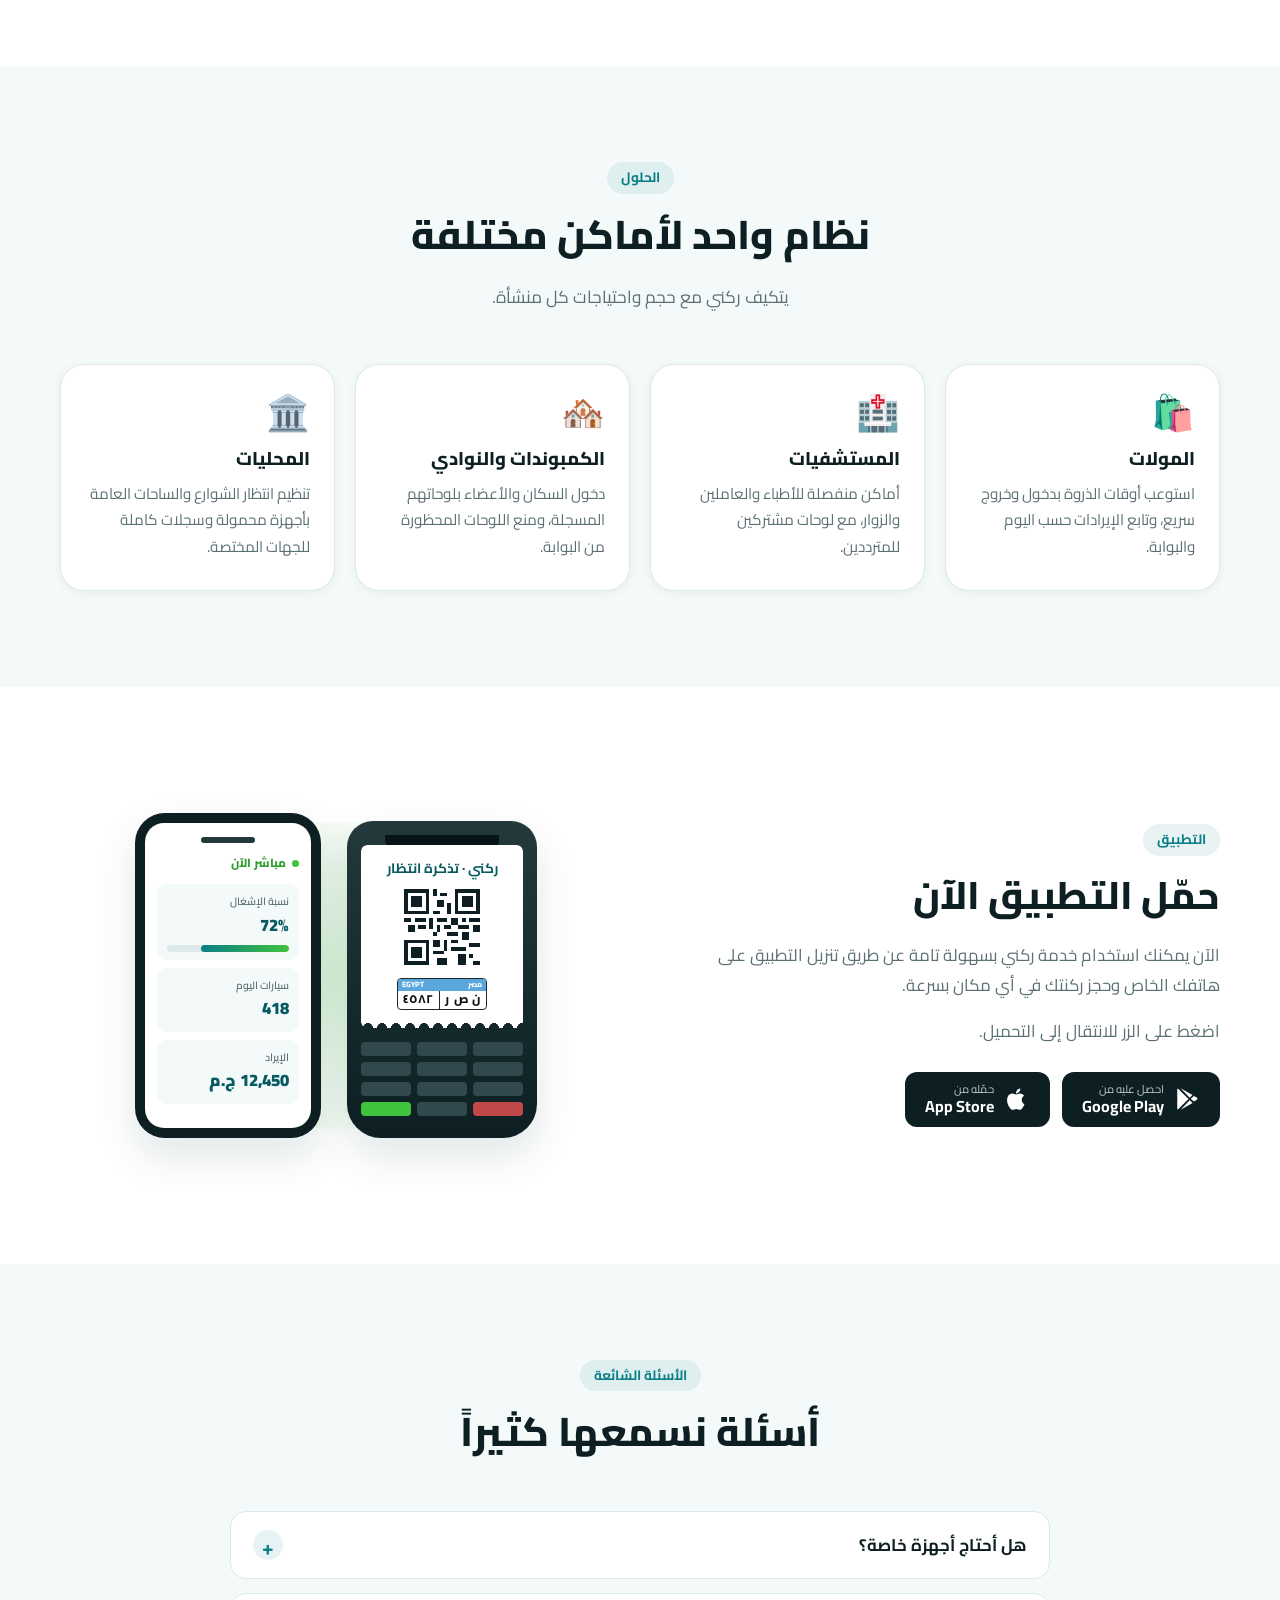
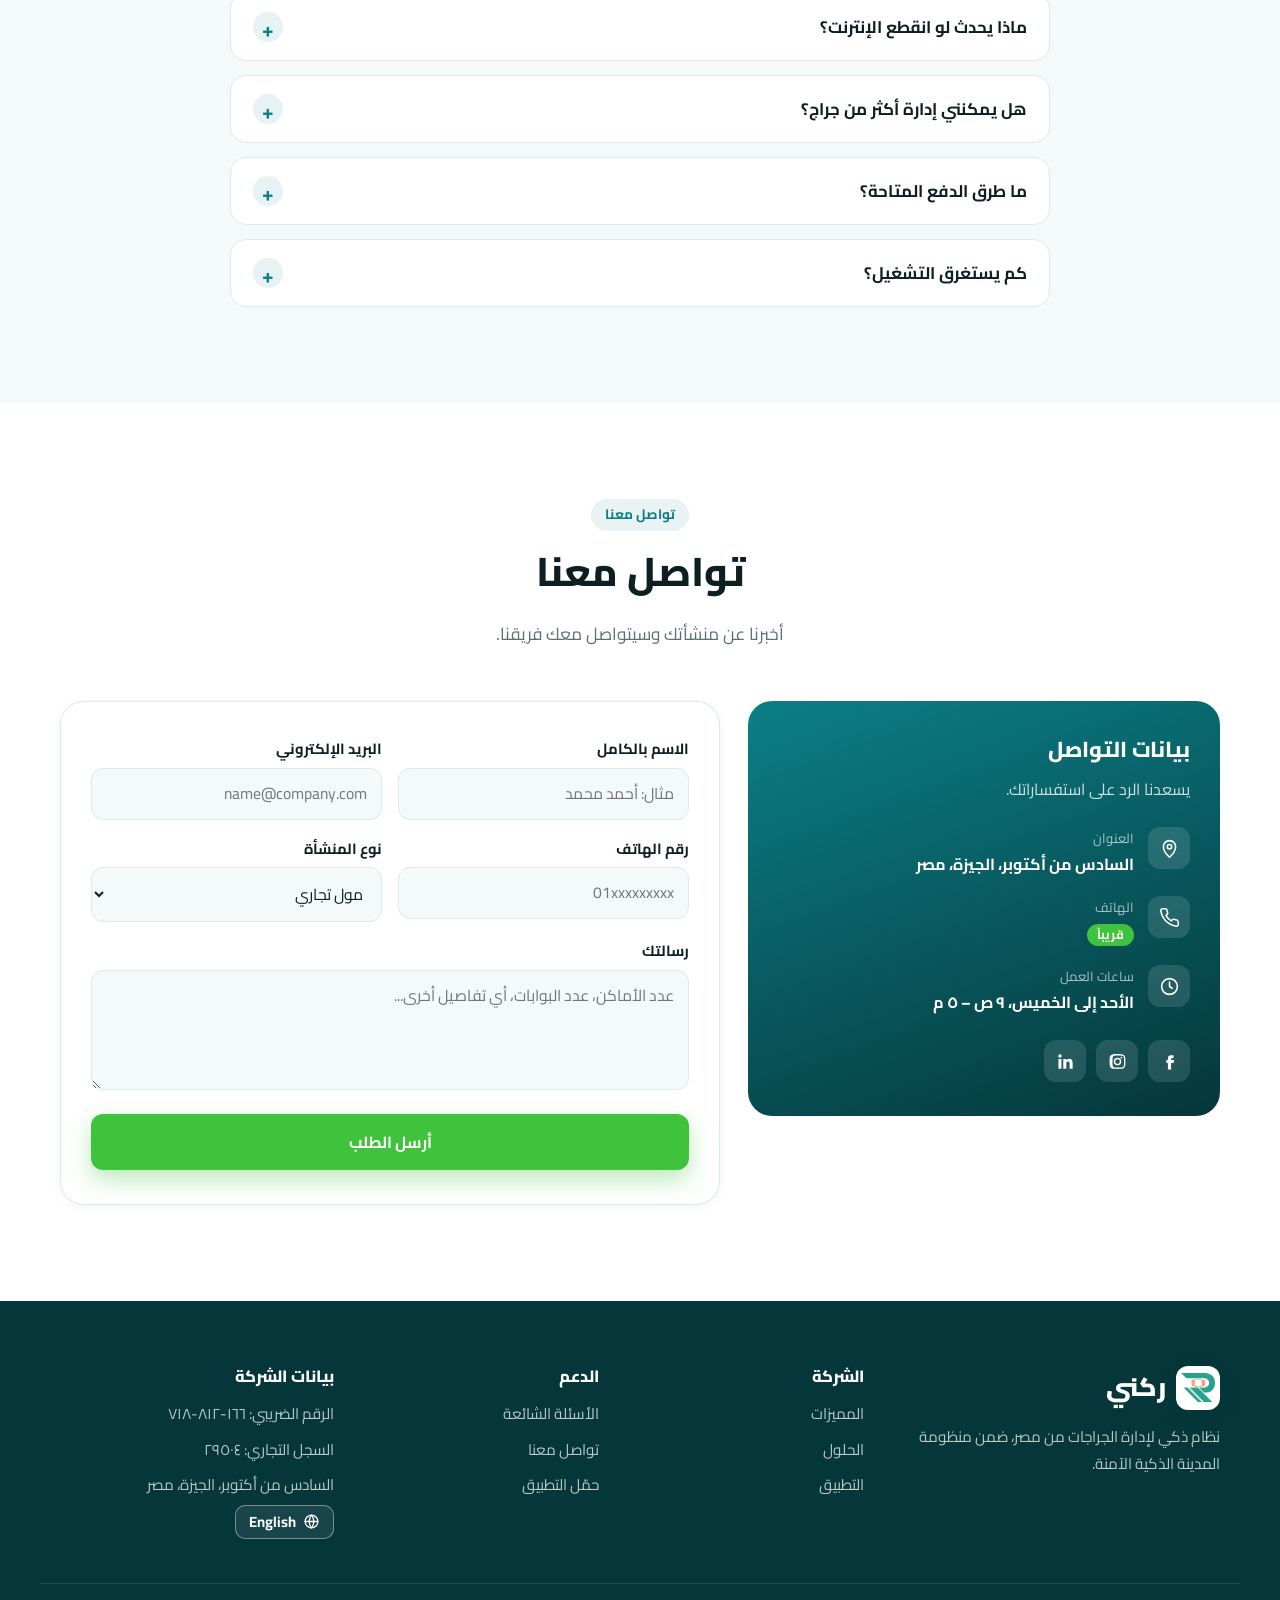
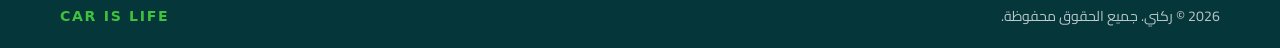
<file: rakkeny/index.html>
<!doctype html>
<html lang="ar" dir="rtl">
<head>
<meta charset="utf-8">
<meta name="viewport" content="width=device-width, initial-scale=1">
<title>ركني | نظام إدارة الجراجات الذكي</title>
<meta name="description" content="ركني نظام ذكي لإدارة الجراجات وأماكن الانتظار من الهاتف وأجهزة التذاكر، مع لوحة تحكم عن بعد ويعمل حتى عند انقطاع الإنترنت.">
<meta name="robots" content="noindex, nofollow">
<meta name="theme-color" content="#075a60">
<link rel="icon" href="img/logo-mark.png" type="image/png">
<link rel="preconnect" href="https://fonts.googleapis.com">
<link rel="preconnect" href="https://fonts.gstatic.com" crossorigin>
<link href="https://fonts.googleapis.com/css2?family=Cairo:wght@400;500;600;700;800;900&display=swap" rel="stylesheet">
<style>
:root {
  --teal: #0b7f86;
  --teal-dark: #075a60;
  --teal-darker: #05363a;
  --green: #3fc23c;
  --salmon: #f8a07b;
  --green-dark: #2fa02d;
  --ink: #0d1f22;
  --muted: #5b7073;
  --line: #dde9ea;
  --soft: #f4f9f9;
  --white: #ffffff;
  --radius: 16px;
  --radius-lg: 24px;
  --shadow-sm: 0 2px 10px rgba(5, 54, 58, 0.06);
  --shadow: 0 18px 40px rgba(5, 54, 58, 0.12);
  --max: 1200px;
  --header-h: 76px;
}

*, *::before, *::after { box-sizing: border-box; }
html { scroll-behavior: smooth; scroll-padding-top: var(--header-h); -webkit-text-size-adjust: 100%; }
body {
  margin: 0;
  font-family: "Cairo", system-ui, -apple-system, "Segoe UI", Tahoma, sans-serif;
  color: var(--ink);
  background: var(--white);
  line-height: 1.75;
  overflow-x: hidden;
  -webkit-font-smoothing: antialiased;
}
img { max-width: 100%; display: block; }
a { color: inherit; text-decoration: none; }
button { font: inherit; }
h1, h2, h3, h4 { margin: 0 0 .5em; line-height: 1.35; font-weight: 800; }
p { margin: 0 0 1em; }
:focus-visible { outline: 3px solid var(--green); outline-offset: 3px; border-radius: 6px; }

.container { width: 100%; max-width: var(--max); margin-inline: auto; padding-inline: 20px; }
.section { padding-block: 96px; }
.section-soft { background: var(--soft); }
.section-head { max-width: 680px; margin-inline: auto; text-align: center; margin-bottom: 52px; }
.section-head h2 { font-size: clamp(1.7rem, 3.4vw, 2.5rem); }
.section-head p { color: var(--muted); font-size: 1.08rem; margin: 0; }
.eyebrow {
  display: inline-block; font-size: .85rem; font-weight: 700; color: var(--teal);
  background: rgba(11, 127, 134, .09); padding: 4px 14px; border-radius: 999px; margin-bottom: 14px;
}

/* ---------- Buttons ---------- */
.btn {
  display: inline-flex; align-items: center; justify-content: center; gap: 8px;
  padding: 12px 26px; border-radius: 12px; font-weight: 700; font-size: 1rem;
  border: 2px solid transparent; cursor: pointer; transition: transform .2s, background-color .2s, box-shadow .2s, color .2s, border-color .2s;
  white-space: nowrap;
}
.btn:hover { transform: translateY(-2px); }
.btn-green { background: var(--green); color: #fff; box-shadow: 0 10px 24px rgba(63, 194, 60, .35); }
.btn-green:hover { background: var(--green-dark); }
.btn-outline { border-color: rgba(255, 255, 255, .45); color: #fff; }
.btn-outline:hover { background: rgba(255, 255, 255, .1); border-color: #fff; }
.btn-sm { padding: 9px 18px; font-size: .92rem; }

/* ---------- Header ---------- */
.site-header {
  position: fixed; inset-inline: 0; top: 0; z-index: 50; height: var(--header-h);
  transition: background-color .3s, box-shadow .3s, backdrop-filter .3s;
}
.site-header.scrolled {
  background: rgba(255, 255, 255, .86);
  -webkit-backdrop-filter: blur(14px) saturate(160%);
  backdrop-filter: blur(14px) saturate(160%);
  box-shadow: 0 1px 0 var(--line), var(--shadow-sm);
}
.header-inner { height: 100%; display: flex; align-items: center; justify-content: space-between; gap: 20px; }
.logo { display: inline-flex; align-items: center; gap: 10px; color: #fff; font-weight: 900; font-size: 1.6rem; }
.logo-mark {
  width: 44px; height: 44px; border-radius: 12px; display: grid; place-items: center; padding: 5px;
  background: #fff; box-shadow: 0 6px 16px rgba(5, 54, 58, .25);
}
.logo-mark img { width: 100%; height: auto; }
.scrolled .logo, .scrolled .nav a:not(.btn) { color: var(--ink); }
.nav { display: flex; align-items: center; gap: 4px; }
.nav a:not(.btn) { color: rgba(255, 255, 255, .88); font-weight: 600; font-size: .96rem; padding: 8px 12px; border-radius: 8px; transition: color .2s, background-color .2s; }
.nav a:not(.btn):hover { color: var(--green); }
.header-actions { display: flex; align-items: center; gap: 10px; }
.lang-btn {
  display: inline-flex; align-items: center; gap: 7px; cursor: pointer; white-space: nowrap;
  background: rgba(255, 255, 255, .08); border: 1.5px solid rgba(255, 255, 255, .4); color: #fff;
  border-radius: 10px; padding: 7px 13px; font-weight: 700; font-size: .92rem; line-height: 1.2;
  transition: background-color .2s, border-color .2s, color .2s;
}
.lang-btn:hover { background: var(--green); border-color: var(--green); color: #fff; }
.lang-btn svg { width: 17px; height: 17px; flex: none; fill: none; stroke: currentColor; stroke-width: 1.8; stroke-linecap: round; stroke-linejoin: round; }
.scrolled .lang-btn, .site-header.menu-open .lang-btn { color: var(--teal-dark); border-color: var(--line); background: #fff; }
.scrolled .lang-btn:hover, .site-header.menu-open .lang-btn:hover { color: #fff; background: var(--green); border-color: var(--green); }
.footer .lang-btn { margin-top: 6px; }
.menu-toggle { display: none; width: 44px; height: 44px; border-radius: 10px; border: 1.5px solid rgba(255, 255, 255, .35); background: transparent; cursor: pointer; padding: 0; }
.scrolled .menu-toggle { border-color: var(--line); }
.menu-toggle span { display: block; width: 20px; height: 2px; background: #fff; margin: 4px auto; border-radius: 2px; transition: transform .25s, opacity .2s; }
.scrolled .menu-toggle span { background: var(--ink); }
.menu-toggle[aria-expanded="true"] span:nth-child(1) { transform: translateY(6px) rotate(45deg); }
.menu-toggle[aria-expanded="true"] span:nth-child(2) { opacity: 0; }
.menu-toggle[aria-expanded="true"] span:nth-child(3) { transform: translateY(-6px) rotate(-45deg); }

/* ---------- Hero ---------- */
.hero {
  position: relative; overflow: hidden; color: #fff;
  padding-top: calc(var(--header-h) + 64px); padding-bottom: 110px;
  background:
    radial-gradient(800px 420px at 85% 10%, rgba(63, 194, 60, .22), transparent 60%),
    linear-gradient(160deg, var(--teal) 0%, var(--teal-dark) 45%, var(--teal-darker) 100%);
}
.hero::before {
  content: ""; position: absolute; inset: 0; pointer-events: none;
  background-image: linear-gradient(rgba(255,255,255,.05) 1px, transparent 1px), linear-gradient(90deg, rgba(255,255,255,.05) 1px, transparent 1px);
  background-size: 44px 44px;
  -webkit-mask-image: radial-gradient(ellipse at center, #000 30%, transparent 75%);
  mask-image: radial-gradient(ellipse at center, #000 30%, transparent 75%);
}
.hero-inner { position: relative; display: grid; grid-template-columns: 1fr 1.05fr; gap: 56px; align-items: center; }
.badge {
  display: inline-flex; align-items: center; gap: 8px; font-size: .9rem; font-weight: 700;
  background: rgba(255, 255, 255, .1); border: 1px solid rgba(255, 255, 255, .2);
  padding: 6px 16px; border-radius: 999px; margin-bottom: 22px;
}
.badge .dot { width: 8px; height: 8px; border-radius: 50%; background: var(--salmon); box-shadow: 0 0 0 4px rgba(248, 160, 123, .3); }
.hero h1 { font-size: clamp(2rem, 4.6vw, 3.4rem); font-weight: 900; margin-bottom: 18px; }
.rotator { display: grid; }
.rotator .slide { grid-area: 1 / 1; opacity: 0; transform: translateY(10px); transition: opacity .6s ease, transform .6s ease; }
.rotator .slide.is-active { opacity: 1; transform: none; }
.hero h1 .hl { color: var(--green); display: inline; }
.hero-sub { font-size: 1.15rem; color: rgba(255, 255, 255, .82); max-width: 540px; }
.hero-actions { display: flex; flex-wrap: wrap; gap: 12px; margin-top: 30px; }
.stats { display: flex; flex-wrap: wrap; gap: 14px 36px; margin-top: 40px; padding-top: 28px; border-top: 1px solid rgba(255, 255, 255, .15); }
.stat strong { display: block; font-size: 1.7rem; font-weight: 900; color: #fff; line-height: 1.2; direction: ltr; text-align: start; }
.stat span { font-size: .92rem; color: rgba(255, 255, 255, .7); }

/* Mockups */
.hero-visual { position: relative; min-height: 470px; }
.dash {
  position: relative; background: #fff; color: var(--ink); border-radius: 18px; padding: 16px;
  box-shadow: 0 40px 80px rgba(0, 0, 0, .35);
  transform: perspective(1400px) rotateY(10deg) rotateX(4deg);
  transform-origin: center;
  transition: transform .5s ease;
}
[dir="ltr"] .dash { transform: perspective(1400px) rotateY(-10deg) rotateX(4deg); }
.hero-visual:hover .dash { transform: perspective(1400px) rotateY(0) rotateX(0); }
.dash-top { display: flex; align-items: center; justify-content: space-between; margin-bottom: 12px; }
.dash-title { font-weight: 800; font-size: .95rem; }
.dash-dots { display: flex; gap: 5px; direction: ltr; }
.dash-dots i { width: 9px; height: 9px; border-radius: 50%; background: #e3ecec; }
.dash-dots i:first-child { background: #ff6b6b; } .dash-dots i:nth-child(2) { background: #ffcd4d; } .dash-dots i:nth-child(3) { background: var(--green); }
.kpis { display: grid; grid-template-columns: repeat(3, 1fr); gap: 10px; margin-bottom: 12px; }
.kpi { background: var(--soft); border-radius: 12px; padding: 10px 12px; }
.kpi small { display: block; color: var(--muted); font-size: .72rem; font-weight: 600; }
.kpi b { font-size: 1.15rem; font-weight: 900; color: var(--teal-dark); }
.kpi:nth-child(2) b { color: var(--green-dark); }
.dash-body { display: grid; grid-template-columns: 1fr 1.15fr; gap: 10px; }
.chart { background: var(--soft); border-radius: 12px; padding: 10px; display: flex; flex-direction: column; }
.chart small { font-size: .72rem; color: var(--muted); font-weight: 600; }
.bars { flex: 1; display: flex; align-items: flex-end; gap: 6px; min-height: 110px; padding-top: 8px; }
.bars i { flex: 1; border-radius: 5px 5px 2px 2px; background: linear-gradient(to top, var(--teal), #3cb4bb); }
.bars i:nth-child(5) { background: linear-gradient(to top, #e5835a, var(--salmon)); }
.entries { background: var(--soft); border-radius: 12px; padding: 10px; }
.entries small { font-size: .72rem; color: var(--muted); font-weight: 600; }
.entry { display: flex; align-items: center; justify-content: space-between; gap: 6px; padding: 6px 0; border-bottom: 1px dashed var(--line); }
.entry:last-child { border-bottom: 0; }
.entry time { font-size: .7rem; color: var(--muted); direction: ltr; }
.tag { font-size: .66rem; font-weight: 800; padding: 1px 8px; border-radius: 999px; }
.tag-in { background: rgba(63, 194, 60, .15); color: var(--green-dark); }
.tag-out { background: rgba(11, 127, 134, .12); color: var(--teal); }

/* Egyptian number plate (always Arabic, always RTL) */
.plate {
  direction: rtl; display: inline-flex; flex-direction: column; border: 1.5px solid #1d2b2d; border-radius: 4px;
  overflow: hidden; background: #fff; font-family: "Cairo", sans-serif; line-height: 1; min-width: 74px;
}
.plate-top { background: #5aa7de; color: #fff; font-size: .48rem; font-weight: 800; display: flex; justify-content: space-between; padding: 2px 4px; }
.plate-body { display: flex; font-weight: 800; font-size: .74rem; color: #111; }
.plate-body span { flex: 1; text-align: center; padding: 3px 5px; letter-spacing: .06em; white-space: nowrap; }
.plate-body span + span { border-inline-start: 1.5px solid #1d2b2d; }

.phone {
  position: absolute; bottom: -28px; inset-inline-start: -26px; width: 168px; background: #0d1f22; border-radius: 26px; padding: 9px;
  box-shadow: 0 30px 60px rgba(0, 0, 0, .45);
}
.phone-screen { background: #fff; border-radius: 19px; padding: 12px 10px 14px; color: var(--ink); text-align: center; }
.phone-notch { width: 54px; height: 6px; border-radius: 6px; background: #22383b; margin: 0 auto 10px; }
.phone h4 { font-size: .78rem; margin-bottom: 8px; }
.capture {
  position: relative; height: 82px; border-radius: 12px; background: linear-gradient(160deg, #3b5458, #182a2d);
  display: grid; place-items: center; margin-bottom: 10px;
}
.capture::before, .capture::after {
  content: ""; position: absolute; width: 18px; height: 18px; border: 2.5px solid var(--green);
}
.capture::before { top: 8px; inset-inline-start: 8px; border-bottom: 0; border-inline-end: 0; border-start-start-radius: 6px; }
.capture::after { bottom: 8px; inset-inline-end: 8px; border-top: 0; border-inline-start: 0; border-end-end-radius: 6px; }
.capture .plate { transform: scale(1.05); }
.phone .btn { width: 100%; padding: 7px; font-size: .78rem; border-radius: 9px; box-shadow: none; }

.float-card {
  position: absolute; top: -22px; inset-inline-end: -14px; background: #fff; color: var(--ink);
  border-radius: 14px; padding: 10px 14px; display: flex; align-items: center; gap: 10px;
  box-shadow: 0 18px 40px rgba(0, 0, 0, .25); font-weight: 700; font-size: .86rem;
  animation: bob 4s ease-in-out infinite;
}
.float-card .check { width: 30px; height: 30px; border-radius: 50%; background: var(--green); color: #fff; display: grid; place-items: center; font-weight: 900; }
.float-card small { display: block; font-weight: 600; color: var(--muted); font-size: .72rem; }
@keyframes bob { 50% { transform: translateY(-8px); } }

/* ---------- Sectors strip ---------- */
.sectors { background: #fff; border-bottom: 1px solid var(--line); }
.sectors-inner { display: flex; flex-wrap: wrap; align-items: center; justify-content: center; gap: 12px 34px; padding-block: 26px; }
.sectors-inner > span:first-child { color: var(--muted); font-weight: 700; font-size: .95rem; }
.sector { display: inline-flex; align-items: center; gap: 8px; font-weight: 700; color: var(--teal-dark); }
.sector svg { width: 22px; height: 22px; stroke: var(--teal); }

/* ---------- Features ---------- */
.features { display: grid; grid-template-columns: repeat(4, 1fr); gap: 20px; }
.feature {
  background: #fff; border: 1px solid var(--line); border-radius: var(--radius-lg); padding: 28px 24px;
  transition: transform .3s, box-shadow .3s, border-color .3s;
}
.feature:hover { transform: translateY(-6px); box-shadow: var(--shadow); border-color: transparent; }
.icon {
  width: 54px; height: 54px; border-radius: 15px; display: grid; place-items: center; margin-bottom: 18px;
  background: linear-gradient(135deg, rgba(63, 194, 60, .16), rgba(11, 127, 134, .16));
}
.icon svg { width: 27px; height: 27px; stroke: var(--teal); fill: none; stroke-width: 1.8; stroke-linecap: round; stroke-linejoin: round; }
.feature h3 { font-size: 1.12rem; margin-bottom: 6px; }
.feature p { color: var(--muted); font-size: .95rem; margin: 0; }

/* ---------- Steps ---------- */
.steps { position: relative; display: grid; grid-template-columns: repeat(3, 1fr); gap: 30px; list-style: none; margin: 0; padding: 0; }
.steps::before {
  content: ""; position: absolute; top: 38px; inset-inline: 16%; border-top: 2.5px dashed rgba(11, 127, 134, .35); z-index: 0;
}
.step { position: relative; z-index: 1; text-align: center; padding-inline: 10px; }
.step-num {
  width: 76px; height: 76px; border-radius: 50%; margin: 0 auto 20px; display: grid; place-items: center;
  background: #fff; border: 2.5px solid var(--teal); color: var(--teal); font-size: 1.7rem; font-weight: 900;
  box-shadow: 0 0 0 8px var(--soft);
}
.step:nth-child(3) .step-num { border-color: var(--green); color: var(--green-dark); }
.step h3 { font-size: 1.2rem; }
.step p { color: var(--muted); margin: 0; }

/* ---------- Showcase ---------- */
.showcase { display: grid; grid-template-columns: 1fr 1.25fr; gap: 56px; align-items: center; }
.showcase h2 { font-size: clamp(1.7rem, 3.2vw, 2.4rem); }
.showcase > div > p { color: var(--muted); font-size: 1.05rem; }
.checklist { list-style: none; padding: 0; margin: 24px 0 0; display: grid; gap: 14px; }
.checklist li { display: flex; gap: 12px; align-items: flex-start; font-weight: 600; }
.checklist li::before {
  content: "✓"; flex: none; width: 26px; height: 26px; border-radius: 50%; display: grid; place-items: center;
  background: var(--green); color: #fff; font-size: .85rem; font-weight: 900; margin-top: 2px;
}
.shot {
  margin: 0; border-radius: var(--radius-lg); overflow: hidden; box-shadow: var(--shadow);
  background: linear-gradient(135deg, var(--teal), var(--teal-darker)); min-height: 240px; position: relative;
  border: 8px solid #fff;
}
.shot img { width: 100%; height: auto; }
.shot figcaption { position: absolute; inset: auto 0 0 0; padding: 10px 16px; background: rgba(5, 54, 58, .75); color: #fff; font-size: .85rem; font-weight: 600; }

/* ---------- Offline banner ---------- */
.offline { padding-block: 0 96px; }
.offline-box {
  position: relative; overflow: hidden; border-radius: 28px; padding: 50px 48px; color: #fff;
  background: linear-gradient(120deg, var(--teal-darker), var(--teal) 70%, #12a07b);
  display: grid; grid-template-columns: auto 1fr auto; gap: 30px; align-items: center;
}
.offline-box::after {
  content: ""; position: absolute; width: 360px; height: 360px; border-radius: 50%; background: rgba(63, 194, 60, .18);
  inset-inline-end: -120px; top: -160px; pointer-events: none;
}
.offline-icon { width: 84px; height: 84px; border-radius: 22px; background: rgba(255, 255, 255, .12); display: grid; place-items: center; }
.offline-icon svg { width: 44px; height: 44px; stroke: #fff; fill: none; stroke-width: 1.8; stroke-linecap: round; stroke-linejoin: round; }
.offline-box h2 { font-size: clamp(1.5rem, 3vw, 2.1rem); margin-bottom: 6px; }
.offline-box p { margin: 0; color: rgba(255, 255, 255, .85); font-size: 1.05rem; }
.offline-box .btn { position: relative; z-index: 1; }

/* ---------- Solutions ---------- */
.solutions { display: grid; grid-template-columns: repeat(4, 1fr); gap: 20px; }
.solution { background: #fff; border-radius: var(--radius-lg); padding: 30px 24px; box-shadow: var(--shadow-sm); border: 1px solid var(--line); transition: transform .3s, box-shadow .3s; }
.solution:hover { transform: translateY(-6px); box-shadow: var(--shadow); }
.emoji { font-size: 2.2rem; line-height: 1; margin-bottom: 16px; display: block; }
.solution h3 { font-size: 1.15rem; }
.solution p { color: var(--muted); font-size: .95rem; margin: 0; }

/* ---------- App ---------- */
.app { display: grid; grid-template-columns: 1fr 1fr; gap: 56px; align-items: center; }
.app h2 { font-size: clamp(1.7rem, 3.2vw, 2.4rem); }
.app > div > p { color: var(--muted); font-size: 1.05rem; }
.stores { display: flex; flex-wrap: wrap; gap: 12px; margin-top: 26px; }
.store {
  display: inline-flex; align-items: center; gap: 10px; background: var(--ink); color: #fff;
  padding: 10px 20px; border-radius: 12px; transition: transform .2s, background-color .2s;
}
.store:hover { transform: translateY(-2px); background: var(--teal-darker); }
.store svg { width: 26px; height: 26px; fill: #fff; flex: none; }
.store small { display: block; font-size: .7rem; opacity: .75; line-height: 1.2; }
.store b { display: block; font-size: 1rem; line-height: 1.3; }
.devices { position: relative; display: flex; justify-content: center; align-items: flex-end; gap: 26px; padding: 30px 0; }
.devices::before { content: ""; position: absolute; inset: 10% 5%; border-radius: 50%; background: radial-gradient(circle, rgba(63, 194, 60, .2), transparent 70%); }
.pos {
  position: relative; width: 190px; background: linear-gradient(180deg, #23393c, #0d1f22); border-radius: 26px 26px 34px 34px;
  padding: 14px 14px 22px; box-shadow: var(--shadow);
}
.ticket {
  background: #fff; border-radius: 6px; padding: 12px; text-align: center; font-size: .72rem; color: var(--ink);
  -webkit-mask: radial-gradient(circle 5px at 50% 100%, transparent 98%, #000) bottom / 14px 100% repeat-x;
  mask: radial-gradient(circle 5px at 50% 100%, transparent 98%, #000) 0 0 / 14px 100% repeat-x;
  margin-top: -36px; position: relative; padding-bottom: 18px;
}
.ticket b { display: block; font-size: .85rem; color: var(--teal-dark); }
.qr { width: 76px; height: 76px; margin: 8px auto; }
.qr svg { width: 100%; height: 100%; }
.pos-printer { height: 12px; width: 70%; margin: 0 auto 34px; border-radius: 0 0 6px 6px; background: #071315; }
.pos-keys { display: grid; grid-template-columns: repeat(3, 1fr); gap: 6px; margin-top: 14px; }
.pos-keys i { height: 14px; border-radius: 4px; background: #31494c; }
.pos-keys i:nth-child(10) { background: #c04848; } .pos-keys i:nth-child(12) { background: var(--green); }
.phone2 { position: relative; width: 186px; background: #0d1f22; border-radius: 30px; padding: 10px; box-shadow: var(--shadow); }
.phone2 .phone-screen { padding: 14px 12px 16px; text-align: start; }
.live { display: flex; align-items: center; gap: 6px; font-size: .74rem; font-weight: 800; color: var(--green-dark); margin-bottom: 10px; }
.live i { width: 7px; height: 7px; border-radius: 50%; background: var(--green); animation: pulse 1.6s infinite; }
@keyframes pulse { 50% { opacity: .3; } }
.mini { background: var(--soft); border-radius: 10px; padding: 8px 10px; margin-bottom: 8px; }
.mini small { display: block; font-size: .66rem; color: var(--muted); font-weight: 600; }
.mini b { font-size: 1.05rem; font-weight: 900; color: var(--teal-dark); }
.meter { height: 7px; border-radius: 99px; background: #dde9ea; overflow: hidden; margin-top: 5px; }
.meter i { display: block; height: 100%; width: 72%; background: linear-gradient(90deg, var(--teal), var(--green)); border-radius: inherit; }

/* ---------- FAQ ---------- */
.faq { max-width: 820px; margin-inline: auto; display: grid; gap: 14px; }
.faq details { background: #fff; border: 1px solid var(--line); border-radius: var(--radius); padding: 0 22px; transition: box-shadow .25s, border-color .25s; }
.faq details[open] { box-shadow: var(--shadow-sm); border-color: rgba(11, 127, 134, .35); }
.faq summary {
  list-style: none; cursor: pointer; padding: 18px 0; font-weight: 700; font-size: 1.05rem;
  display: flex; justify-content: space-between; align-items: center; gap: 16px;
}
.faq summary::-webkit-details-marker { display: none; }
.faq summary::after {
  content: "+"; flex: none; width: 30px; height: 30px; border-radius: 50%; display: grid; place-items: center;
  background: rgba(11, 127, 134, .1); color: var(--teal); font-size: 1.3rem; font-weight: 700; transition: transform .25s;
}
.faq details[open] summary::after { transform: rotate(45deg); }
.faq details p { color: var(--muted); padding-bottom: 18px; margin: 0; }

/* ---------- Contact ---------- */
.contact { display: grid; grid-template-columns: 1fr 1.4fr; gap: 28px; align-items: start; }
.info-card {
  border-radius: var(--radius-lg); padding: 34px 30px; color: #fff;
  background: linear-gradient(160deg, var(--teal), var(--teal-darker));
}
.info-card h3 { font-size: 1.35rem; }
.info-card > p { color: rgba(255, 255, 255, .8); }
.info-list { list-style: none; padding: 0; margin: 24px 0; display: grid; gap: 18px; }
.info-list li { display: flex; gap: 14px; align-items: flex-start; }
.info-list .ic { flex: none; width: 42px; height: 42px; border-radius: 12px; background: rgba(255, 255, 255, .12); display: grid; place-items: center; }
.info-list .ic svg { width: 21px; height: 21px; stroke: #fff; fill: none; stroke-width: 1.8; stroke-linecap: round; stroke-linejoin: round; }
.info-list small { display: block; color: rgba(255, 255, 255, .65); font-size: .82rem; }
.info-list b { font-weight: 700; }
.soon { display: inline-block; background: var(--green); color: #fff; font-size: .78rem; padding: 0 10px; border-radius: 999px; }
.socials { display: flex; gap: 10px; }
.socials a { width: 42px; height: 42px; border-radius: 12px; background: rgba(255, 255, 255, .12); display: grid; place-items: center; transition: background-color .2s; }
.socials a:hover { background: var(--green); }
.socials svg { width: 19px; height: 19px; fill: #fff; }
.form { background: #fff; border: 1px solid var(--line); border-radius: var(--radius-lg); padding: 34px 30px; box-shadow: var(--shadow-sm); }
.row { display: grid; grid-template-columns: 1fr 1fr; gap: 16px; }
.field { margin-bottom: 16px; }
.field label { display: block; font-weight: 700; font-size: .92rem; margin-bottom: 6px; }
.field input, .field select, .field textarea {
  width: 100%; font: inherit; font-size: .98rem; color: var(--ink); background: var(--soft);
  border: 1.5px solid var(--line); border-radius: 12px; padding: 11px 14px; transition: border-color .2s, background-color .2s, box-shadow .2s;
}
.field textarea { resize: vertical; min-height: 120px; }
.field input:focus, .field select:focus, .field textarea:focus { outline: none; border-color: var(--teal); background: #fff; box-shadow: 0 0 0 4px rgba(11, 127, 134, .12); }
.field input[type="email"], .field input[type="tel"] { direction: ltr; text-align: start; }
[dir="rtl"] .field input[type="email"], [dir="rtl"] .field input[type="tel"] { text-align: right; }
.form .btn { width: 100%; }
.thanks { text-align: center; padding: 40px 10px; }
.thanks .check { width: 70px; height: 70px; margin: 0 auto 18px; border-radius: 50%; background: var(--green); color: #fff; display: grid; place-items: center; font-size: 2rem; font-weight: 900; }
.thanks h3 { font-size: 1.4rem; }
.thanks p { color: var(--muted); }

/* ---------- Footer ---------- */
.footer { background: var(--teal-darker); color: rgba(255, 255, 255, .72); padding-top: 64px; font-size: .95rem; }
.footer-grid { display: grid; grid-template-columns: 1.4fr 1fr 1fr 1.2fr; gap: 36px; padding-bottom: 44px; }
.footer .logo { margin-bottom: 14px; }
.footer h4 { color: #fff; font-size: 1.02rem; margin-bottom: 14px; }
.footer ul { list-style: none; margin: 0; padding: 0; display: grid; gap: 9px; }
.footer a:hover { color: var(--green); }
.footer-bottom { border-top: 1px solid rgba(255, 255, 255, .1); padding-block: 20px; display: flex; justify-content: space-between; flex-wrap: wrap; gap: 10px; font-size: .88rem; }
.footer-bottom b { color: var(--green); letter-spacing: .12em; font-family: system-ui, sans-serif; }
.num { direction: ltr; unicode-bidi: isolate; }

/* ---------- Reveal ---------- */
.js .reveal { opacity: 0; transform: translateY(26px); transition: opacity .7s ease, transform .7s ease; }
.js .reveal.in { opacity: 1; transform: none; }
@media (prefers-reduced-motion: reduce) {
  html { scroll-behavior: auto; }
  *, *::before, *::after { animation: none !important; transition: none !important; }
  .js .reveal { opacity: 1; transform: none; }
}

/* ---------- Responsive ---------- */
@media (max-width: 1100px) {
  .features, .solutions { grid-template-columns: repeat(2, 1fr); }
  .footer-grid { grid-template-columns: 1fr 1fr; }
}
@media (max-width: 1000px) {
  .menu-toggle { display: block; }
  .nav {
    position: fixed; top: var(--header-h); inset-inline: 0; flex-direction: column; align-items: stretch; gap: 0;
    background: #fff; padding: 10px 20px 22px; box-shadow: var(--shadow);
    visibility: hidden; opacity: 0; transform: translateY(-10px); transition: opacity .25s, transform .25s, visibility .25s;
  }
  .nav.open { visibility: visible; opacity: 1; transform: none; }
  .nav a:not(.btn) { color: var(--ink) !important; padding: 13px 6px; border-bottom: 1px solid var(--line); border-radius: 0; }
  .nav .btn { margin-top: 14px; }
  .header-actions > .btn { display: none; }
  .site-header.menu-open { background: #fff; }
  .site-header.menu-open .logo { color: var(--ink); }
  .site-header.menu-open .menu-toggle span { background: var(--ink); }

  .hero-inner, .showcase, .app, .contact { grid-template-columns: 1fr; }
  .hero-visual { max-width: 560px; margin-inline: auto; width: 100%; margin-top: 20px; }
  .offline-box { grid-template-columns: 1fr; text-align: center; justify-items: center; padding: 40px 28px; }
}
@media (min-width: 1001px) { .nav .btn { display: none; } }
@media (max-width: 720px) {
  .section { padding-block: 72px; }
  .steps { grid-template-columns: 1fr; gap: 36px; }
  .steps::before { top: 38px; bottom: 38px; inset-inline: auto; inset-inline-start: 50%; border-top: 0; border-inline-start: 2.5px dashed rgba(11, 127, 134, .35); }
  .footer-grid { grid-template-columns: 1fr; }
}
@media (max-width: 560px) {
  :root { --header-h: 66px; }
  .container { padding-inline: 16px; }
  .logo { font-size: 1.35rem; } .logo-mark { width: 36px; height: 36px; font-size: 1.15rem; }
  .features, .solutions { grid-template-columns: 1fr; }
  .row { grid-template-columns: 1fr; gap: 0; }
  .hero { padding-top: calc(var(--header-h) + 40px); padding-bottom: 80px; }
  .hero-actions .btn { flex: 1 1 100%; }
  .stats { gap: 14px 22px; }
  .stat strong { font-size: 1.4rem; }
  .hero-visual { min-height: 0; padding-bottom: 190px; }
  .dash, [dir="ltr"] .dash { transform: none; padding: 12px; }
  .kpis { gap: 6px; } .kpi { padding: 8px; } .kpi b { font-size: .95rem; }
  .dash-body { grid-template-columns: 1fr; }
  .bars { min-height: 70px; }
  .phone { width: 150px; inset-inline-start: 0; bottom: 0; }
  .float-card { top: -18px; inset-inline-end: 0; font-size: .78rem; }
  .devices { gap: 14px; }
  .pos { width: 150px; } .phone2 { width: 150px; }
  .form, .info-card { padding: 26px 20px; }
  .offline-box { padding: 34px 20px; }
  .lang-btn { padding: 7px 10px; font-size: .86rem; }
}
</style>
</head>
<body>

<!-- ===================== Header ===================== -->
<header class="site-header" id="header">
  <div class="container header-inner">
    <a href="#top" class="logo" aria-label="ركني" data-en-aria="Rakkeny">
      <span class="logo-mark" aria-hidden="true"><img src="img/logo-mark.png" alt="" width="200" height="166"></span>
      <span data-en="Rakkeny">ركني</span>
    </a>

    <nav class="nav" id="nav" aria-label="القائمة الرئيسية" data-en-aria="Main menu">
      <a href="#features" data-en="Features">المميزات</a>
      <a href="#how" data-en="How it works">كيف يعمل</a>
      <a href="#solutions" data-en="Solutions">الحلول</a>
      <a href="#app" data-en="App">التطبيق</a>
      <a href="#faq" data-en="FAQ">الأسئلة الشائعة</a>
      <a href="#contact" data-en="Contact">تواصل معنا</a>
      <a href="#app" class="btn btn-green" data-en="Download the app">حمّل التطبيق</a>
    </nav>

    <div class="header-actions">
      <button type="button" class="lang-btn" data-lang-toggle lang="en" aria-label="View this page in English">
        <svg viewBox="0 0 24 24" aria-hidden="true"><circle cx="12" cy="12" r="9"/><path d="M3 12h18"/><path d="M12 3a14 14 0 0 1 0 18"/><path d="M12 3a14 14 0 0 0 0 18"/></svg>
        <span class="lang-label">English</span>
      </button>
      <a href="#app" class="btn btn-green btn-sm" data-en="Download the app">حمّل التطبيق</a>
      <button class="menu-toggle" id="menuToggle" type="button" aria-expanded="false" aria-controls="nav" aria-label="القائمة" data-en-aria="Menu">
        <span></span><span></span><span></span>
      </button>
    </div>
  </div>
</header>

<main id="top">
  <!-- ===================== Hero ===================== -->
  <section class="hero">
    <div class="container hero-inner">
      <div>
        <span class="badge"><span class="dot"></span><span data-en="Part of the Safe Smart City system">ضمن منظومة المدينة الذكية الآمنة</span></span>
        <h1 class="rotator" id="heroTitle"><span class="slide is-active"><span data-en="Your spot is ready">ركنتك جاهزة</span> <span class="hl" data-en="before you arrive">قبل ما توصل</span></span><span class="slide" aria-hidden="true"><span data-en="Smarter parking lots">ساحات انتظار أذكى</span> <span class="hl" data-en="with no gates or tickets">من غير بوابات ولا تذاكر</span></span></h1>
        <p class="hero-sub" data-en="Rakkeny turns smartphones and handheld ticket devices into a complete parking system: check-ins with photos, payments, subscriptions and live reports on a remote dashboard.">
          ركني يحوّل الهواتف الذكية وأجهزة التذاكر المحمولة إلى نظام متكامل لإدارة الجراجات: تسجيل دخول بالصور، تحصيل، اشتراكات، وتقارير لحظية على لوحة تحكم عن بعد.
        </p>
        <div class="hero-actions">
          <a href="#app" class="btn btn-green" data-en="Download the app">حمّل التطبيق</a>
          <a href="#how" class="btn btn-outline" data-en="See how it works">شاهد كيف يعمل</a>
        </div>
        <div class="stats">
          <div class="stat"><strong>24/7</strong><span data-en="Always running">تشغيل متواصل</span></div>
          <div class="stat"><strong>100%</strong><span data-en="Works offline">يعمل بدون إنترنت</span></div>
          <div class="stat"><strong>2</strong><span data-en="Payment systems: prepaid and pay after use">نظاما دفع: مسبق وبعد الاستفادة</span></div>
        </div>
      </div>

      <div class="hero-visual" aria-hidden="true">
        <div class="dash">
          <div class="dash-top">
            <span class="dash-title" data-en="Control panel · Main lot">لوحة التحكم · الجراج الرئيسي</span>
            <span class="dash-dots"><i></i><i></i><i></i></span>
          </div>
          <div class="kpis">
            <div class="kpi"><small data-en="In the lot">داخل الجراج</small><b>186</b></div>
            <div class="kpi"><small data-en="Today's revenue">إيراد اليوم</small><b><span class="num">12,450</span> <span data-en="EGP">ج.م</span></b></div>
            <div class="kpi"><small data-en="Free spaces">أماكن متاحة</small><b>64</b></div>
          </div>
          <div class="dash-body">
            <div class="chart">
              <small data-en="Entries this week">الدخول هذا الأسبوع</small>
              <div class="bars"><i style="height:45%"></i><i style="height:62%"></i><i style="height:50%"></i><i style="height:78%"></i><i style="height:95%"></i><i style="height:70%"></i><i style="height:58%"></i></div>
            </div>
            <div class="entries">
              <small data-en="Recent entries">أحدث الحركات</small>
              <div class="entry"><span class="plate"><span class="plate-top"><span>مصر</span><span>EGYPT</span></span><span class="plate-body"><span>ن ص ر</span><span>٤٥٨٢</span></span></span><span class="tag tag-in" data-en="IN">دخول</span><time>10:42</time></div>
              <div class="entry"><span class="plate"><span class="plate-top"><span>مصر</span><span>EGYPT</span></span><span class="plate-body"><span>ط ب ع</span><span>٧١٣</span></span></span><span class="tag tag-out" data-en="OUT">خروج</span><time>10:39</time></div>
              <div class="entry"><span class="plate"><span class="plate-top"><span>مصر</span><span>EGYPT</span></span><span class="plate-body"><span>س م ل</span><span>٢٩٠٦</span></span></span><span class="tag tag-in" data-en="IN">دخول</span><time>10:31</time></div>
            </div>
          </div>
        </div>

        <div class="phone">
          <div class="phone-screen">
            <div class="phone-notch"></div>
            <h4 data-en="Scan the plate">التقط اللوحة</h4>
            <div class="capture"><span class="plate"><span class="plate-top"><span>مصر</span><span>EGYPT</span></span><span class="plate-body"><span>ر ك ن</span><span>١٢٣٤</span></span></span></div>
            <span class="btn btn-green" data-en="Check in">تسجيل دخول</span>
          </div>
        </div>

        <div class="float-card">
          <span class="check">✓</span>
          <span><span data-en="Vehicle checked in">تم تسجيل دخول السيارة</span><small data-en="Photo saved · 10:42">تم حفظ الصورة · 10:42</small></span>
        </div>
      </div>
    </div>
  </section>

  <!-- ===================== Sectors ===================== -->
  <div class="sectors">
    <div class="container sectors-inner">
      <span data-en="Built for:">مصمم لـ:</span>
      <span class="sector"><svg viewBox="0 0 24 24" fill="none" stroke-width="1.8" stroke-linecap="round" stroke-linejoin="round"><path d="M6 2 3 6v14a2 2 0 0 0 2 2h14a2 2 0 0 0 2-2V6l-3-4Z"/><path d="M3 6h18"/><path d="M16 10a4 4 0 0 1-8 0"/></svg><span data-en="Malls">المولات</span></span>
      <span class="sector"><svg viewBox="0 0 24 24" fill="none" stroke-width="1.8" stroke-linecap="round" stroke-linejoin="round"><path d="M3 21h18"/><path d="M5 21V7l7-4 7 4v14"/><path d="M12 9v6"/><path d="M9 12h6"/></svg><span data-en="Hospitals">المستشفيات</span></span>
      <span class="sector"><svg viewBox="0 0 24 24" fill="none" stroke-width="1.8" stroke-linecap="round" stroke-linejoin="round"><path d="m3 10 9-7 9 7"/><path d="M5 9v12h14V9"/><path d="M10 21v-6h4v6"/></svg><span data-en="Compounds">الكمبوندات</span></span>
      <span class="sector"><svg viewBox="0 0 24 24" fill="none" stroke-width="1.8" stroke-linecap="round" stroke-linejoin="round"><path d="M22 10 12 5 2 10l10 5 10-5Z"/><path d="M6 12v5c3 2 9 2 12 0v-5"/></svg><span data-en="Universities">الجامعات</span></span>
      <span class="sector"><svg viewBox="0 0 24 24" fill="none" stroke-width="1.8" stroke-linecap="round" stroke-linejoin="round"><path d="M3 21h18"/><path d="M4 10h16"/><path d="m12 3 9 5H3Z"/><path d="M6 10v8M10 10v8M14 10v8M18 10v8"/></svg><span data-en="Municipalities">المحليات</span></span>
      <span class="sector"><svg viewBox="0 0 24 24" fill="none" stroke-width="1.8" stroke-linecap="round" stroke-linejoin="round"><rect x="7" y="2" width="10" height="20" rx="3"/><circle cx="12" cy="7" r="1.6"/><circle cx="12" cy="12" r="1.6"/><circle cx="12" cy="17" r="1.6"/></svg><span data-en="Traffic">المرور</span></span>
    </div>
  </div>

  <!-- ===================== Features ===================== -->
  <section class="section" id="features">
    <div class="container">
      <div class="section-head reveal">
        <span class="eyebrow" data-en="Features">المميزات</span>
        <h2 data-en="Everything you need to run a parking lot">كل ما تحتاجه لإدارة جراجك</h2>
        <p data-en="One system for check-in, payment, tracking and reports, built for how parking lots in Egypt actually work.">نظام واحد للدخول والتحصيل والمتابعة والتقارير، مصمم لطريقة عمل الجراجات في مصر.</p>
      </div>
      <div class="features">
        <article class="feature reveal">
          <div class="icon"><svg viewBox="0 0 24 24"><rect x="6" y="2" width="12" height="20" rx="2.5"/><path d="M11 18h2"/></svg></div>
          <h3 data-en="Run it from a phone">إدارة من الهاتف</h3>
          <p data-en="Manage your parking lots from smartphones and handheld POS ticket devices. No special hardware needed.">أدِر الجراجات من الهواتف الذكية وأجهزة التذاكر المحمولة دون أجهزة خاصة.</p>
        </article>
        <article class="feature reveal">
          <div class="icon"><svg viewBox="0 0 24 24"><path d="M9 7H6a4 4 0 0 0 0 8h3"/><path d="M15 7h3a4 4 0 0 1 0 8h-3"/><path d="M8 11h8"/></svg></div>
          <h3 data-en="Works with your systems">يتكامل مع أنظمتك</h3>
          <p data-en="Works alongside your existing systems, gates and cameras instead of replacing them.">يعمل مع جميع الأنظمة الموجودة لديك من بوابات وكاميرات دون الحاجة لاستبدالها.</p>
        </article>
        <article class="feature reveal">
          <div class="icon"><svg viewBox="0 0 24 24"><path d="M12 22s8-4 8-10V5l-8-3-8 3v7c0 6 8 10 8 10Z"/><path d="m9 12 2 2 4-4"/></svg></div>
          <h3 data-en="Secure and organised">آمن ومنظم</h3>
          <p data-en="A secure system that keeps every movement in your lot recorded and organised.">نظام آمن يسجل وينظم كل حركة داخل الجراج.</p>
        </article>
        <article class="feature reveal">
          <div class="icon"><svg viewBox="0 0 24 24"><path d="M3 21h18"/><path d="M5 21V10l4-3v14"/><path d="M9 21V4l6 3v14"/><path d="M15 21v-9l4 2v7"/></svg></div>
          <h3 data-en="Safe Smart City">المدينة الذكية الآمنة</h3>
          <p data-en="Part of the Safe Smart City system, supporting traffic police and investigators with vehicle records.">جزء من منظومة المدينة الذكية الآمنة لدعم رجال المرور والمباحث بسجلات المركبات.</p>
        </article>
        <article class="feature reveal">
          <div class="icon"><svg viewBox="0 0 24 24"><rect x="3" y="3" width="18" height="18" rx="2"/><path d="M7 15v-3M12 15V8M17 15v-5"/></svg></div>
          <h3 data-en="Remote dashboard and reports">لوحة تحكم وتقارير</h3>
          <p data-en="Follow usage records remotely and get detailed reports on traffic, revenue and staff.">تابع سجلات الاستخدام عن بعد واحصل على تقارير متعددة للحركة والإيرادات والعاملين.</p>
        </article>
        <article class="feature reveal">
          <div class="icon"><svg viewBox="0 0 24 24"><rect x="2" y="5" width="20" height="14" rx="2"/><path d="M2 10h20"/><path d="M6 15h4"/></svg></div>
          <h3 data-en="Multiple payment methods">طرق دفع متعددة</h3>
          <p data-en="Accept cash, cards, e-wallets and subscriptions from the same device.">استقبل النقدي والبطاقات والمحافظ الإلكترونية والاشتراكات من نفس الجهاز.</p>
        </article>
        <article class="feature reveal">
          <div class="icon"><svg viewBox="0 0 24 24"><rect x="2" y="7" width="20" height="10" rx="2"/><path d="M6 12h4M14 12h4"/><path d="m4 4 16 16" stroke-dasharray="2 3"/></svg></div>
          <h3 data-en="Subscriber and banned plates">لوحات المشتركين والممنوعين</h3>
          <p data-en="Add subscribers' plates for quick entry, or plates that are banned from entering.">أضف لوحات المشتركين لدخول سريع، أو لوحات ممنوعة من الدخول.</p>
        </article>
        <article class="feature reveal">
          <div class="icon"><svg viewBox="0 0 24 24"><path d="M3 8a2 2 0 0 1 2-2h2l2-2h6l2 2h2a2 2 0 0 1 2 2v10a2 2 0 0 1-2 2H5a2 2 0 0 1-2-2Z"/><circle cx="12" cy="13" r="3.5"/></svg></div>
          <h3 data-en="Photo or video of every car">صورة أو فيديو لكل سيارة</h3>
          <p data-en="Capture photos or a short video of each car at check-in as proof of its condition.">التقط صوراً أو فيديو قصيراً لكل سيارة عند الدخول كإثبات لحالتها.</p>
        </article>
      </div>
    </div>
  </section>

  <!-- ===================== How it works ===================== -->
  <section class="section section-soft" id="how">
    <div class="container">
      <div class="section-head reveal">
        <span class="eyebrow" data-en="How it works">كيف يعمل</span>
        <h2 data-en="Three simple steps">ثلاث خطوات بسيطة</h2>
        <p data-en="From the moment a car arrives until it leaves, everything is recorded automatically.">من لحظة وصول السيارة حتى خروجها، كل شيء مسجل تلقائياً.</p>
      </div>
      <ol class="steps">
        <li class="step reveal">
          <div class="step-num">1</div>
          <h3 data-en="Vehicle enters">دخول السيارة</h3>
          <p data-en="The attendant captures the plate and a photo, and a ticket is issued in seconds.">يلتقط العامل اللوحة وصورة السيارة ويصدر التذكرة في ثوانٍ.</p>
        </li>
        <li class="step reveal">
          <div class="step-num">2</div>
          <h3 data-en="Live tracking">متابعة لحظية</h3>
          <p data-en="Occupancy, revenue and every movement appear live on the dashboard.">تظهر نسبة الإشغال والإيرادات وكل حركة لحظياً على لوحة التحكم.</p>
        </li>
        <li class="step reveal">
          <div class="step-num">3</div>
          <h3 data-en="Exit and payment">الخروج والدفع</h3>
          <p data-en="The fee is calculated automatically and paid by any method, then the visit is closed.">تُحسب الرسوم تلقائياً ويتم الدفع بأي طريقة ثم تُغلق الزيارة.</p>
        </li>
      </ol>
    </div>
  </section>

  <!-- ===================== Showcase ===================== -->
  <section class="section">
    <div class="container showcase">
      <div class="reveal">
        <span class="eyebrow" data-en="Dashboard">لوحة التحكم</span>
        <h2 data-en="A full picture of every lot, from anywhere">صورة كاملة لكل جراج، من أي مكان</h2>
        <p data-en="Owners and managers can follow everything without being on site.">يتابع الملاك والمديرون كل شيء دون الحاجة للتواجد في الموقع.</p>
        <ul class="checklist">
          <li data-en="Manage multiple lots from one account">إدارة أكثر من جراج من حساب واحد</li>
          <li data-en="Staff accounts with their own permissions">حسابات للعاملين بصلاحيات محددة</li>
          <li data-en="Full history of every vehicle">سجل كامل لكل مركبة</li>
          <li data-en="Integrates with gates and cameras">تكامل مع البوابات والكاميرات</li>
        </ul>
      </div>
      <figure class="shot reveal">
        <img src="https://rakenny.com/wp-content/uploads/2023/09/1-1024x576.png" alt="لقطة من نظام ركني" data-en-alt="Rakkeny system screenshot" width="1024" height="576" loading="lazy" onerror="this.remove()">
        <figcaption data-en="Rakkeny · CAR IS LIFE">ركني · CAR IS LIFE</figcaption>
      </figure>
    </div>
  </section>

  <!-- ===================== Offline banner ===================== -->
  <section class="offline">
    <div class="container">
      <div class="offline-box reveal">
        <div class="offline-icon" aria-hidden="true"><svg viewBox="0 0 24 24"><path d="m2 2 20 20"/><path d="M8.5 16.5a5 5 0 0 1 7 0"/><path d="M5 12.9a10 10 0 0 1 5.2-2.8"/><path d="M19 12.9a10 10 0 0 0-2.3-1.6"/><path d="M2 8.8a15 15 0 0 1 4.2-2.6"/><path d="M10.7 5a15 15 0 0 1 11.3 3.8"/><path d="M12 20h.01"/></svg></div>
        <div>
          <h2 data-en="Internet down? Your lot doesn't stop.">الإنترنت فصل؟ جراجك مش هيقف.</h2>
          <p data-en="Rakkeny keeps working without a network and syncs everything as soon as the connection is back.">ركني يواصل العمل بدون شبكة، ويزامن كل البيانات بمجرد عودة الاتصال.</p>
        </div>
        <a href="#app" class="btn btn-green" data-en="Download the app">حمّل التطبيق</a>
      </div>
    </div>
  </section>

  <!-- ===================== Solutions ===================== -->
  <section class="section section-soft" id="solutions">
    <div class="container">
      <div class="section-head reveal">
        <span class="eyebrow" data-en="Solutions">الحلول</span>
        <h2 data-en="One system, many places">نظام واحد لأماكن مختلفة</h2>
        <p data-en="Rakkeny adapts to the size and needs of every facility.">يتكيف ركني مع حجم واحتياجات كل منشأة.</p>
      </div>
      <div class="solutions">
        <article class="solution reveal">
          <span class="emoji" aria-hidden="true">🛍️</span>
          <h3 data-en="Malls">المولات</h3>
          <p data-en="Handle peak hours with fast entry and exit, and see revenue by day and by gate.">استوعب أوقات الذروة بدخول وخروج سريع، وتابع الإيرادات حسب اليوم والبوابة.</p>
        </article>
        <article class="solution reveal">
          <span class="emoji" aria-hidden="true">🏥</span>
          <h3 data-en="Hospitals">المستشفيات</h3>
          <p data-en="Separate spaces for doctors, staff and visitors, with subscriber plates for regulars.">أماكن منفصلة للأطباء والعاملين والزوار، مع لوحات مشتركين للمترددين.</p>
        </article>
        <article class="solution reveal">
          <span class="emoji" aria-hidden="true">🏘️</span>
          <h3 data-en="Compounds and clubs">الكمبوندات والنوادي</h3>
          <p data-en="Residents and members enter with their registered plates; banned plates are stopped at the gate.">دخول السكان والأعضاء بلوحاتهم المسجلة، ومنع اللوحات المحظورة من البوابة.</p>
        </article>
        <article class="solution reveal">
          <span class="emoji" aria-hidden="true">🏛️</span>
          <h3 data-en="Municipalities">المحليات</h3>
          <p data-en="Organise street and public parking with handheld devices and full records for the authorities.">تنظيم انتظار الشوارع والساحات العامة بأجهزة محمولة وسجلات كاملة للجهات المختصة.</p>
        </article>
      </div>
    </div>
  </section>

  <!-- ===================== App ===================== -->
  <section class="section" id="app">
    <div class="container app">
      <div class="reveal">
        <span class="eyebrow" data-en="The app">التطبيق</span>
        <h2 data-en="Download the app now">حمّل التطبيق الآن</h2>
        <p data-en="Now you can use Rakkeny easily: download the app on your own phone and book your parking spot anywhere, quickly.">الآن يمكنك استخدام خدمة ركني بسهولة تامة عن طريق تنزيل التطبيق على هاتفك الخاص وحجز ركنتك في أي مكان بسرعة.</p>
        <p data-en="Tap a button to go to the download page.">اضغط على الزر للانتقال إلى التحميل.</p>
        <div class="stores">
          <a href="https://play.google.com/store/apps/details?id=com.kion.rakenny" class="store" target="_blank" rel="noopener" aria-label="Google Play">
            <svg viewBox="0 0 24 24"><path d="M3.6 2.2 13.4 12l-9.8 9.8c-.4-.2-.6-.6-.6-1.1V3.3c0-.5.2-.9.6-1.1Zm10.9 10.9 2.6 2.6-11 6.3 8.4-8.9Zm3.9-3.9 2.6 1.5c.8.5.8 1.6 0 2.1l-2.6 1.5-2.9-2.6 2.9-2.5ZM6.1 2l11 6.3-2.6 2.6L6.1 2Z"/></svg>
            <span><small data-en="Get it on">احصل عليه من</small><b>Google Play</b></span>
          </a>
          <a href="https://apps.apple.com/eg/app/rakenny/id6468573788" class="store" target="_blank" rel="noopener" aria-label="App Store">
            <svg viewBox="0 0 24 24"><path d="M16.4 12.6c0-2.4 2-3.6 2.1-3.7-1.2-1.7-3-1.9-3.6-2-1.5-.2-3 .9-3.8.9-.8 0-2-.9-3.3-.9-1.7 0-3.3 1-4.1 2.5-1.8 3.1-.5 7.6 1.3 10.1.8 1.2 1.8 2.6 3.1 2.5 1.2 0 1.7-.8 3.2-.8s1.9.8 3.2.8c1.3 0 2.2-1.2 3-2.4.9-1.4 1.3-2.7 1.3-2.8-.1 0-2.5-1-2.4-4.2ZM14 5.4c.7-.8 1.1-1.9 1-3-1 0-2.2.7-2.9 1.5-.6.7-1.2 1.8-1 2.9 1.1.1 2.2-.6 2.9-1.4Z"/></svg>
            <span><small data-en="Download on the">حمّله من</small><b>App Store</b></span>
          </a>
        </div>
      </div>
      <div class="devices reveal" aria-hidden="true">
        <div class="pos">
          <div class="pos-printer"></div>
          <div class="ticket">
            <b data-en="Rakkeny · Parking ticket">ركني · تذكرة انتظار</b>
            <div class="qr"><svg viewBox="0 0 21 21" shape-rendering="crispEdges"><path fill="#0d1f22" d="M0 0h7v7H0zM14 0h7v7h-7zM0 14h7v7H0z"/><path fill="#fff" d="M1 1h5v5H1zM15 1h5v5h-5zM1 15h5v5H1z"/><path fill="#0d1f22" d="M2 2h3v3H2zM16 2h3v3h-3zM2 16h3v3H2zM8 0h1v2H8zM10 1h2v1h-2zM9 3h2v2H9zM12 4h1v3h-1zM8 6h2v1H8zM0 8h2v1H0zM3 8h3v1H3zM7 8h1v3H7zM9 8h3v1H9zM13 8h2v2h-2zM16 8h1v1h-1zM18 8h3v1h-3zM1 10h2v2H1zM4 10h2v1H4zM9 10h1v2H9zM11 10h2v1h-2zM15 10h3v1h-3zM19 10h2v2h-2zM8 12h1v1H8zM12 12h3v1h-3zM16 12h2v2h-2zM8 14h2v2H8zM11 14h1v3h-1zM13 14h2v1h-2zM18 15h3v1h-3zM8 17h3v1H8zM13 16h4v1h-4zM15 18h2v3h-2zM9 19h3v2H9zM18 18h1v1h-1zM19 20h2v1h-2z"/></svg></div>
            <span class="plate"><span class="plate-top"><span>مصر</span><span>EGYPT</span></span><span class="plate-body"><span>ن ص ر</span><span>٤٥٨٢</span></span></span>
          </div>
          <div class="pos-keys"><i></i><i></i><i></i><i></i><i></i><i></i><i></i><i></i><i></i><i></i><i></i><i></i></div>
        </div>
        <div class="phone2">
          <div class="phone-screen">
            <div class="phone-notch"></div>
            <div class="live"><i></i><span data-en="Live now">مباشر الآن</span></div>
            <div class="mini"><small data-en="Occupancy">نسبة الإشغال</small><b>72%</b><div class="meter"><i></i></div></div>
            <div class="mini"><small data-en="Cars today">سيارات اليوم</small><b>418</b></div>
            <div class="mini"><small data-en="Revenue">الإيراد</small><b><span class="num">12,450</span> <span data-en="EGP">ج.م</span></b></div>
          </div>
        </div>
      </div>
    </div>
  </section>

  <!-- ===================== FAQ ===================== -->
  <section class="section section-soft" id="faq">
    <div class="container">
      <div class="section-head reveal">
        <span class="eyebrow" data-en="FAQ">الأسئلة الشائعة</span>
        <h2 data-en="Questions we often hear">أسئلة نسمعها كثيراً</h2>
      </div>
      <div class="faq reveal">
        <details>
          <summary data-en="Do I need special hardware?">هل أحتاج أجهزة خاصة؟</summary>
          <p data-en="No. Rakkeny runs on ordinary Android smartphones and on handheld POS ticket devices. We can help you choose devices if you need them.">لا. يعمل ركني على الهواتف الذكية العادية وأجهزة التذاكر المحمولة (POS)، ويمكننا مساعدتك في اختيار الأجهزة إذا احتجت.</p>
        </details>
        <details>
          <summary data-en="What happens if the internet goes down?">ماذا يحدث لو انقطع الإنترنت؟</summary>
          <p data-en="Work carries on as normal. Check-ins, tickets and payments are saved on the device and synced to the dashboard automatically when the connection returns.">يستمر العمل بشكل طبيعي. تُحفظ عمليات الدخول والتذاكر والتحصيل على الجهاز وتُزامن تلقائياً مع لوحة التحكم عند عودة الاتصال.</p>
        </details>
        <details>
          <summary data-en="Can I manage more than one lot?">هل يمكنني إدارة أكثر من جراج؟</summary>
          <p data-en="Yes. You can add several lots to one account and follow each one, or all of them together, from the same dashboard.">نعم. يمكنك إضافة عدة جراجات لحساب واحد ومتابعة كل منها على حدة أو جميعها معاً من نفس لوحة التحكم.</p>
        </details>
        <details>
          <summary data-en="Which payment methods are supported?">ما طرق الدفع المتاحة؟</summary>
          <p data-en="Cash, bank cards, e-wallets, monthly subscriptions and prepaid credit. We set up the methods that suit your facility.">النقدي، البطاقات البنكية، المحافظ الإلكترونية، الاشتراكات الشهرية، والرصيد المسبق. نفعّل الطرق المناسبة لمنشأتك.</p>
        </details>
        <details>
          <summary data-en="How long does setup take?">كم يستغرق التشغيل؟</summary>
          <p data-en="Most lots are up and running within a few days, including staff training.">يبدأ تشغيل معظم الجراجات خلال أيام قليلة، شاملة تدريب العاملين.</p>
        </details>
      </div>
    </div>
  </section>

  <!-- ===================== Contact ===================== -->
  <section class="section" id="contact">
    <div class="container">
      <div class="section-head reveal">
        <span class="eyebrow" data-en="Contact us">تواصل معنا</span>
        <h2 data-en="Get in touch">تواصل معنا</h2>
        <p data-en="Tell us about your facility and our team will get back to you.">أخبرنا عن منشأتك وسيتواصل معك فريقنا.</p>
      </div>
      <div class="contact">
        <aside class="info-card reveal">
          <h3 data-en="Contact details">بيانات التواصل</h3>
          <p data-en="We're happy to answer your questions.">يسعدنا الرد على استفساراتك.</p>
          <ul class="info-list">
            <li>
              <span class="ic"><svg viewBox="0 0 24 24"><path d="M12 22s7-6.2 7-12a7 7 0 0 0-14 0c0 5.8 7 12 7 12Z"/><circle cx="12" cy="10" r="2.5"/></svg></span>
              <span><small data-en="Address">العنوان</small><b data-en="6th of October, Giza, Egypt">السادس من أكتوبر، الجيزة، مصر</b></span>
            </li>
            <li>
              <span class="ic"><svg viewBox="0 0 24 24"><path d="M22 16.9v3a2 2 0 0 1-2.2 2 19.8 19.8 0 0 1-8.6-3.1 19.5 19.5 0 0 1-6-6A19.8 19.8 0 0 1 2.1 4.2 2 2 0 0 1 4.1 2h3a2 2 0 0 1 2 1.7c.1.9.4 1.8.7 2.7a2 2 0 0 1-.5 2.1L8 9.8a16 16 0 0 0 6 6l1.3-1.3a2 2 0 0 1 2.1-.4c.9.3 1.8.6 2.7.7a2 2 0 0 1 1.7 2Z"/></svg></span>
              <span><small data-en="Phone">الهاتف</small><b class="soon" data-en="Coming soon">قريباً</b></span>
            </li>
            <li>
              <span class="ic"><svg viewBox="0 0 24 24"><circle cx="12" cy="12" r="9"/><path d="M12 7v5l3 2"/></svg></span>
              <span><small data-en="Working hours">ساعات العمل</small><b data-en="Sunday to Thursday, 9 am to 5 pm">الأحد إلى الخميس، ٩ ص – ٥ م</b></span>
            </li>
          </ul>
          <div class="socials">
            <a href="#" aria-label="Facebook"><svg viewBox="0 0 24 24"><path d="M14 8h3V4h-3a4 4 0 0 0-4 4v2H8v4h2v8h4v-8h3l1-4h-4V8.5c0-.3.2-.5.5-.5Z"/></svg></a>
            <a href="#" aria-label="Instagram"><svg viewBox="0 0 24 24"><path d="M12 7.3a4.7 4.7 0 1 0 0 9.4 4.7 4.7 0 0 0 0-9.4Zm0 7.7a3 3 0 1 1 0-6 3 3 0 0 1 0 6Zm6-7.9a1.1 1.1 0 1 1-2.2 0 1.1 1.1 0 0 1 2.2 0ZM21.9 8.1c-.1-1.5-.4-2.8-1.5-3.9s-2.4-1.4-3.9-1.5C15 2.6 9 2.6 7.5 2.7 6 2.8 4.7 3.1 3.6 4.2S2.2 6.6 2.1 8.1C2 9.6 2 14.4 2.1 15.9c.1 1.5.4 2.8 1.5 3.9s2.4 1.4 3.9 1.5c1.5.1 7.5.1 9 0 1.5-.1 2.8-.4 3.9-1.5s1.4-2.4 1.5-3.9c.1-1.5.1-6.3 0-7.8Zm-2 9.5a3 3 0 0 1-1.7 1.7c-1.2.5-4 .4-5.2.4s-4 .1-5.2-.4a3 3 0 0 1-1.7-1.7C5.6 16.4 5.7 13.6 5.7 12s-.1-4.4.4-5.6a3 3 0 0 1 1.7-1.7C9 4.2 11.8 4.3 13 4.3s4-.1 5.2.4a3 3 0 0 1 1.7 1.7c.5 1.2.4 4 .4 5.6s.1 4.4-.4 5.6Z"/></svg></a>
            <a href="#" aria-label="LinkedIn"><svg viewBox="0 0 24 24"><path d="M6.9 21H3.1V8.9h3.8V21ZM5 7.2a2.2 2.2 0 1 1 0-4.4 2.2 2.2 0 0 1 0 4.4ZM21 21h-3.8v-5.9c0-1.4 0-3.2-2-3.2s-2.2 1.5-2.2 3.1v6H9.2V8.9h3.6v1.7h.1c.5-1 1.7-2 3.6-2 3.8 0 4.5 2.5 4.5 5.8V21Z"/></svg></a>
          </div>
        </aside>

        <div class="form reveal">
          <form id="contactForm" novalidate>
            <div class="row">
              <div class="field">
                <label for="f-name" data-en="Full name">الاسم بالكامل</label>
                <input id="f-name" name="name" autocomplete="name" required placeholder="مثال: أحمد محمد" data-en-ph="e.g. Ahmed Mohamed">
              </div>
              <div class="field">
                <label for="f-email" data-en="Email">البريد الإلكتروني</label>
                <input id="f-email" name="email" type="email" autocomplete="email" required placeholder="name@company.com" data-en-ph="name@company.com">
              </div>
            </div>
            <div class="row">
              <div class="field">
                <label for="f-phone" data-en="Phone">رقم الهاتف</label>
                <input id="f-phone" name="phone" type="tel" autocomplete="tel" placeholder="01xxxxxxxxx" data-en-ph="01xxxxxxxxx">
              </div>
              <div class="field">
                <label for="f-type" data-en="Facility type">نوع المنشأة</label>
                <select id="f-type" name="type">
                  <option data-en="Mall">مول تجاري</option>
                  <option data-en="Hospital">مستشفى</option>
                  <option data-en="Compound or club">كمبوند أو نادي</option>
                  <option data-en="University">جامعة</option>
                  <option data-en="Municipality">جهة حكومية / محلية</option>
                  <option data-en="Other">أخرى</option>
                </select>
              </div>
            </div>
            <div class="field">
              <label for="f-msg" data-en="Message">رسالتك</label>
              <textarea id="f-msg" name="message" placeholder="عدد الأماكن، عدد البوابات، أي تفاصيل أخرى..." data-en-ph="Number of spaces, number of gates, any other details..."></textarea>
            </div>
            <button type="submit" class="btn btn-green" data-en="Send request">أرسل الطلب</button>
            <p id="formError" role="alert" style="color:#c04848;margin:12px 0 0;font-weight:600" hidden data-en="Please enter your name and a valid email.">من فضلك أدخل الاسم وبريداً إلكترونياً صحيحاً.</p>
          </form>
          <div class="thanks" id="thanks" hidden>
            <div class="check">✓</div>
            <h3 data-en="Thank you!">شكراً لك!</h3>
            <p data-en="We've received your request and our team will contact you soon.">استلمنا طلبك وسيتواصل معك فريقنا قريباً.</p>
          </div>
        </div>
      </div>
    </div>
  </section>
</main>

<!-- ===================== Footer ===================== -->
<footer class="footer">
  <div class="container footer-grid">
    <div>
      <a href="#top" class="logo"><span class="logo-mark" aria-hidden="true"><img src="img/logo-mark.png" alt="" width="200" height="166"></span><span data-en="Rakkeny">ركني</span></a>
      <p data-en="A smart parking management system from Egypt, part of the Safe Smart City system.">نظام ذكي لإدارة الجراجات من مصر، ضمن منظومة المدينة الذكية الآمنة.</p>
    </div>
    <div>
      <h4 data-en="Company">الشركة</h4>
      <ul>
        <li><a href="#features" data-en="Features">المميزات</a></li>
        <li><a href="#solutions" data-en="Solutions">الحلول</a></li>
        <li><a href="#app" data-en="App">التطبيق</a></li>
      </ul>
    </div>
    <div>
      <h4 data-en="Support">الدعم</h4>
      <ul>
        <li><a href="#faq" data-en="FAQ">الأسئلة الشائعة</a></li>
        <li><a href="#contact" data-en="Contact us">تواصل معنا</a></li>
        <li><a href="#app" data-en="Download the app">حمّل التطبيق</a></li>
      </ul>
    </div>
    <div>
      <h4 data-en="Company details">بيانات الشركة</h4>
      <ul>
        <li><span data-en="Tax ID:">الرقم الضريبي:</span> ١٦٦-٨١٢-٧١٨</li>
        <li><span data-en="Commercial register:">السجل التجاري:</span> ٢٩٥٠٤</li>
        <li data-en="6th of October, Giza, Egypt">السادس من أكتوبر، الجيزة، مصر</li>
      </ul>
      <button type="button" class="lang-btn" data-lang-toggle lang="en" aria-label="View this page in English">
        <svg viewBox="0 0 24 24" aria-hidden="true"><circle cx="12" cy="12" r="9"/><path d="M3 12h18"/><path d="M12 3a14 14 0 0 1 0 18"/><path d="M12 3a14 14 0 0 0 0 18"/></svg>
        <span class="lang-label">English</span>
      </button>
    </div>
  </div>
  <div class="container footer-bottom">
    <span><span class="num">© 2026</span> <span data-en="Rakkeny. All rights reserved.">ركني. جميع الحقوق محفوظة.</span></span>
    <b>CAR IS LIFE</b>
  </div>
</footer>

<script>
(function () {
  var root = document.documentElement;
  root.classList.add('js');

  // ---------- Language switch ----------
  var META = {
    ar: { title: document.title, desc: document.querySelector('meta[name="description"]').content },
    en: {
      title: 'Rakkeny | Smart parking management system',
      desc: 'Rakkeny is a smart system for running parking lots from smartphones and handheld ticket devices, with a remote dashboard. It keeps working when the internet drops.'
    }
  };
  var textEls = document.querySelectorAll('[data-en]');
  var phEls = document.querySelectorAll('[data-en-ph]');
  var altEls = document.querySelectorAll('[data-en-alt]');
  var ariaEls = document.querySelectorAll('[data-en-aria]');

  // Save the Arabic originals once
  textEls.forEach(function (el) { el.dataset.ar = el.textContent.trim(); });
  phEls.forEach(function (el) { el.dataset.arPh = el.getAttribute('placeholder') || ''; });
  altEls.forEach(function (el) { el.dataset.arAlt = el.getAttribute('alt') || ''; });
  ariaEls.forEach(function (el) { el.dataset.arAria = el.getAttribute('aria-label') || ''; });

  function setLang(lang) {
    var en = lang === 'en';
    textEls.forEach(function (el) { el.textContent = en ? el.dataset.en : el.dataset.ar; });
    phEls.forEach(function (el) { el.setAttribute('placeholder', en ? el.dataset.enPh : el.dataset.arPh); });
    altEls.forEach(function (el) { el.setAttribute('alt', en ? el.dataset.enAlt : el.dataset.arAlt); });
    ariaEls.forEach(function (el) { el.setAttribute('aria-label', en ? el.dataset.enAria : el.dataset.arAria); });
    root.lang = en ? 'en' : 'ar';
    root.dir = en ? 'ltr' : 'rtl';
    document.title = META[lang].title;
    document.querySelector('meta[name="description"]').content = META[lang].desc;
    // Each toggle names the other language, in that language
    document.querySelectorAll('[data-lang-toggle]').forEach(function (b) {
      b.setAttribute('lang', en ? 'ar' : 'en');
      b.setAttribute('aria-label', en ? 'اعرض الصفحة بالعربية' : 'View this page in English');
      b.querySelector('.lang-label').textContent = en ? 'العربية' : 'English';
    });
    try { localStorage.setItem('rakkeny-lang', lang); } catch (e) {}
    // Keep the address in step so a copied link opens in the same language
    try {
      var url = new URL(location.href);
      if (en) url.searchParams.set('lang', 'en'); else url.searchParams.delete('lang');
      history.replaceState(null, '', url);
    } catch (e) {}
  }

  var initial = 'ar';
  var fromUrl = new URLSearchParams(location.search).get('lang');
  if (fromUrl === 'en' || fromUrl === 'ar') {
    initial = fromUrl;
  } else {
    try { initial = localStorage.getItem('rakkeny-lang') || 'ar'; } catch (e) {}
  }
  if (initial === 'en') setLang('en');

  document.querySelectorAll('[data-lang-toggle]').forEach(function (b) {
    b.addEventListener('click', function () { setLang(root.lang === 'en' ? 'ar' : 'en'); });
  });

  // ---------- Hero headline: alternate between the two titles ----------
  var slides = document.querySelectorAll('#heroTitle .slide');
  if (slides.length > 1 && !window.matchMedia('(prefers-reduced-motion: reduce)').matches) {
    var current = 0;
    setInterval(function () {
      slides[current].classList.remove('is-active');
      slides[current].setAttribute('aria-hidden', 'true');
      current = (current + 1) % slides.length;
      slides[current].classList.add('is-active');
      slides[current].removeAttribute('aria-hidden');
    }, 4500);
  }

  // ---------- Header on scroll ----------
  var header = document.getElementById('header');
  function onScroll() { header.classList.toggle('scrolled', window.scrollY > 20); }
  onScroll();
  window.addEventListener('scroll', onScroll, { passive: true });

  // ---------- Mobile menu ----------
  var toggle = document.getElementById('menuToggle');
  var nav = document.getElementById('nav');
  function setMenu(open) {
    nav.classList.toggle('open', open);
    header.classList.toggle('menu-open', open);
    toggle.setAttribute('aria-expanded', String(open));
  }
  toggle.addEventListener('click', function () { setMenu(!nav.classList.contains('open')); });
  nav.addEventListener('click', function (e) { if (e.target.closest('a')) setMenu(false); });
  document.addEventListener('keydown', function (e) { if (e.key === 'Escape') setMenu(false); });

  // ---------- Reveal on scroll ----------
  var reveals = document.querySelectorAll('.reveal');
  if ('IntersectionObserver' in window) {
    var io = new IntersectionObserver(function (entries) {
      entries.forEach(function (entry) {
        if (entry.isIntersecting) { entry.target.classList.add('in'); io.unobserve(entry.target); }
      });
    }, { threshold: 0.12, rootMargin: '0px 0px -40px 0px' });
    reveals.forEach(function (el) { io.observe(el); });
  } else {
    reveals.forEach(function (el) { el.classList.add('in'); });
  }

  // ---------- Contact form (no backend: shows a thank-you message) ----------
  var form = document.getElementById('contactForm');
  form.addEventListener('submit', function (e) {
    e.preventDefault();
    var name = form.elements.name.value.trim();
    var email = form.elements.email.value.trim();
    var ok = name !== '' && /^[^\s@]+@[^\s@]+\.[^\s@]+$/.test(email);
    document.getElementById('formError').hidden = ok;
    if (!ok) return;
    form.hidden = true;
    document.getElementById('thanks').hidden = false;
  });
})();
</script>
</body>
</html>
</file>
<file: assets/css/style.css>
/* ==========================================================
   TQM – Tri-QM for Export
   Light and dark themes follow the visitor's system setting.
   ========================================================== */

:root {
  --red: #d71f26;
  --red-strong: #b5161c;
  --blue: #3456a8;
  --blue-soft: #e9eef9;

  --bg: #ffffff;
  --bg-tint: #f5f7fb;
  --surface: #ffffff;
  --surface-2: #f0f3f9;
  --text: #182033;
  --text-muted: #5a6478;
  --heading: #121a2e;
  --line: #e1e6ef;
  --brand-q: var(--blue);
  --kicker: var(--red);
  --link: var(--blue);
  --focus: #3456a8;

  --dark-bg: #101a33;
  --dark-surface: rgba(255, 255, 255, 0.05);
  --dark-line: rgba(255, 255, 255, 0.12);
  --dark-text: #c9d3e6;

  --header-bg: rgba(255, 255, 255, 0.88);
  --shadow-sm: 0 1px 2px rgba(16, 26, 51, 0.06), 0 2px 8px rgba(16, 26, 51, 0.05);
  --shadow: 0 12px 32px rgba(16, 26, 51, 0.1);

  --radius: 12px;
  --radius-lg: 18px;
  --max: 1200px;
  --font-head: "Poppins", system-ui, sans-serif;
  --font-body: "Inter", system-ui, -apple-system, "Segoe UI", Roboto, sans-serif;

  color-scheme: light;
}

@media (prefers-color-scheme: dark) {
  :root:not([data-theme="light"]) {
    --red: #ef3b42;
    --red-strong: #d71f26;
    --blue: #7f9ee8;
    --blue-soft: rgba(127, 158, 232, 0.12);

    --bg: #0b111d;
    --bg-tint: #0f1726;
    --surface: #141d2e;
    --surface-2: #1a2438;
    --text: #d7deea;
    --text-muted: #96a2b8;
    --heading: #f3f6fb;
    --line: #243049;
    --brand-q: #8aa6ec;
    --kicker: #ff6b70;
    --link: #93adf0;
    --focus: #93adf0;

    --dark-bg: #070c16;
    --dark-surface: rgba(255, 255, 255, 0.04);
    --dark-line: rgba(255, 255, 255, 0.1);

    --header-bg: rgba(11, 17, 29, 0.85);
    --shadow-sm: 0 1px 2px rgba(0, 0, 0, 0.4);
    --shadow: 0 14px 34px rgba(0, 0, 0, 0.45);
    color-scheme: dark;
  }
}

:root[data-theme="dark"] {
  --red: #ef3b42;
  --red-strong: #d71f26;
  --blue: #7f9ee8;
  --blue-soft: rgba(127, 158, 232, 0.12);

  --bg: #0b111d;
  --bg-tint: #0f1726;
  --surface: #141d2e;
  --surface-2: #1a2438;
  --text: #d7deea;
  --text-muted: #96a2b8;
  --heading: #f3f6fb;
  --line: #243049;
  --brand-q: #8aa6ec;
  --kicker: #ff6b70;
  --link: #93adf0;
  --focus: #93adf0;

  --dark-bg: #070c16;
  --dark-surface: rgba(255, 255, 255, 0.04);
  --dark-line: rgba(255, 255, 255, 0.1);

  --header-bg: rgba(11, 17, 29, 0.85);
  --shadow-sm: 0 1px 2px rgba(0, 0, 0, 0.4);
  --shadow: 0 14px 34px rgba(0, 0, 0, 0.45);
  color-scheme: dark;
}

/* ---------- Base ---------- */
*, *::before, *::after { box-sizing: border-box; }
html { scroll-behavior: smooth; scroll-padding-top: 84px; -webkit-text-size-adjust: 100%; }
body {
  margin: 0;
  background: var(--bg);
  color: var(--text);
  font: 400 16px/1.65 var(--font-body);
  -webkit-font-smoothing: antialiased;
  overflow-x: hidden;
}
img { display: block; max-width: 100%; height: auto; }
a { color: var(--link); text-decoration: none; }
a:hover { text-decoration: underline; text-underline-offset: 3px; }
:focus-visible { outline: 2px solid var(--focus); outline-offset: 3px; border-radius: 4px; }

h1, h2, h3, h4 { font-family: var(--font-head); color: var(--heading); line-height: 1.2; margin: 0 0 0.5em; letter-spacing: -0.01em; }
h1 { font-size: clamp(2rem, 4vw, 3.1rem); font-weight: 700; letter-spacing: -0.025em; }
h2 { font-size: clamp(1.7rem, 3.2vw, 2.5rem); font-weight: 700; }
h3 { font-size: 1.2rem; font-weight: 600; }
h4 { font-size: 1.08rem; font-weight: 600; }
p { margin: 0 0 1em; }

.container { width: 100%; max-width: var(--max); margin: 0 auto; padding-left: max(24px, env(safe-area-inset-left, 0px)); padding-right: max(24px, env(safe-area-inset-right, 0px)); }

.skip-link { position: absolute; left: -9999px; top: 8px; z-index: 100; background: var(--red); color: #fff; padding: 8px 14px; border-radius: 6px; }
.skip-link:focus { left: 12px; }

.kicker {
  display: inline-flex; align-items: center; gap: 10px;
  font: 600 0.8rem/1 var(--font-head);
  letter-spacing: 0.14em; text-transform: uppercase;
  color: var(--kicker); margin-bottom: 14px;
}
.kicker::before { content: ""; width: 26px; height: 3px; background: linear-gradient(90deg, var(--red) 70%, var(--blue) 70%); border-radius: 2px; }

/* ---------- Buttons ---------- */
.btn {
  display: inline-flex; align-items: center; justify-content: center; gap: 8px;
  font: 600 0.98rem/1 var(--font-head);
  padding: 15px 26px; border-radius: 10px;
  border: 1.5px solid transparent; cursor: pointer;
  transition: background-color .2s, border-color .2s, color .2s, transform .2s, box-shadow .2s;
}
.btn:hover { text-decoration: none; transform: translateY(-1px); }
.btn-primary { background: var(--red-strong); color: #fff; box-shadow: 0 6px 18px rgba(215, 31, 38, 0.25); }
.btn-primary:hover { background: var(--red); color: #fff; }
.btn-ghost { background: transparent; color: var(--heading); border-color: var(--line); }
.btn-ghost:hover { border-color: var(--heading); color: var(--heading); }
.btn-sm { padding: 11px 18px; font-size: 0.9rem; }
.btn-block { width: 100%; }

.link-arrow { font-weight: 600; font-size: 0.95rem; display: inline-flex; align-items: center; gap: 6px; }
.link-arrow::after { content: "→"; transition: transform .2s; }
.link-arrow:hover { text-decoration: none; }
.link-arrow:hover::after { transform: translateX(4px); }

/* ---------- Header ---------- */
body::before { content: ""; position: fixed; inset: 0 0 auto; height: env(safe-area-inset-top, 0px); z-index: 60; background: var(--bg); }
.site-header {
  position: sticky; top: env(safe-area-inset-top, 0px); z-index: 50;
  background: var(--header-bg);
  -webkit-backdrop-filter: saturate(160%) blur(12px);
  backdrop-filter: saturate(160%) blur(12px);
  border-bottom: 1px solid var(--line);
}
.header-inner { height: 74px; display: flex; align-items: center; justify-content: space-between; gap: 24px; }

.brand { display: inline-flex; align-items: center; gap: 12px; color: inherit; }
.brand:hover { text-decoration: none; }
.brand img { width: 42px; height: 42px; flex: none; }
.wordmark { display: flex; flex-direction: column; line-height: 1; }
.wm-logo { font: 800 1.6rem/1 var(--font-head); letter-spacing: 0.01em; }
.wm-t { color: var(--red); }
.wm-q, .wm-m { color: var(--brand-q); }
.wm-sub { font: 500 0.62rem/1 var(--font-head); letter-spacing: 0.26em; text-transform: uppercase; color: var(--brand-q); margin-top: 5px; }
.wm-sub b { color: var(--red); font-weight: 600; letter-spacing: 0.04em; }

.site-nav { display: flex; align-items: center; gap: 4px; }
.site-nav a:not(.btn) { color: var(--text); font-weight: 500; font-size: 0.94rem; padding: 8px 12px; border-radius: 8px; }
.site-nav a:not(.btn):hover { background: var(--surface-2); text-decoration: none; }
.site-nav a.active:not(.btn) { color: var(--red); }
.nav-cta { margin-left: 10px; }

.nav-toggle { display: none; width: 44px; height: 44px; border: 1px solid var(--line); border-radius: 10px; background: transparent; cursor: pointer; padding: 0; }
.nav-toggle span { display: block; width: 20px; height: 2px; margin: 4px auto; background: var(--heading); border-radius: 2px; transition: transform .25s, opacity .2s; }
.nav-toggle[aria-expanded="true"] span:nth-child(1) { transform: translateY(6px) rotate(45deg); }
.nav-toggle[aria-expanded="true"] span:nth-child(2) { opacity: 0; }
.nav-toggle[aria-expanded="true"] span:nth-child(3) { transform: translateY(-6px) rotate(-45deg); }

/* ---------- Hero ---------- */
.hero {
  position: relative;
  padding: 72px 0 56px;
  background:
    radial-gradient(900px 420px at 92% -10%, rgba(52, 86, 168, 0.12), transparent 60%),
    radial-gradient(700px 380px at -10% 110%, rgba(215, 31, 38, 0.08), transparent 60%),
    var(--bg);
  overflow: hidden;
}
.hero-inner { display: grid; grid-template-columns: 1.05fr 1fr; gap: 56px; align-items: center; }
.eyebrow { display: inline-flex; align-items: center; gap: 10px; font-size: 0.86rem; font-weight: 500; color: var(--text-muted); background: var(--surface); border: 1px solid var(--line); padding: 7px 14px; border-radius: 999px; margin-bottom: 26px; box-shadow: var(--shadow-sm); }
.eyebrow .dot { width: 8px; height: 8px; border-radius: 50%; background: var(--red); box-shadow: 0 0 0 4px rgba(215, 31, 38, 0.15); }
.hero h1 .accent { color: var(--red); }
.lead { font-size: 1.14rem; color: var(--text-muted); max-width: 560px; }
.hero-actions { display: flex; flex-wrap: wrap; gap: 12px; margin-top: 30px; }

.hero-mosaic { max-width: 100%; display: grid; grid-template-columns: 1fr 1fr; grid-template-rows: 1fr 1fr; gap: 14px; aspect-ratio: 1 / 0.9; }
.hero-mosaic figure { position: relative; margin: 0; border-radius: var(--radius-lg); overflow: hidden; box-shadow: var(--shadow); }
.hero-mosaic img { width: 100%; height: 100%; object-fit: cover; transition: transform .6s ease; }
.hero-mosaic figure:hover img { transform: scale(1.05); }
.hero-mosaic figcaption {
  position: absolute; left: 12px; bottom: 12px;
  font: 600 0.82rem/1 var(--font-head); color: #fff;
  background: rgba(16, 26, 51, 0.72); padding: 8px 12px; border-radius: 8px;
  -webkit-backdrop-filter: blur(6px); backdrop-filter: blur(6px);
}

.facts {
  list-style: none; margin: 64px 0 0; padding: 0;
  display: grid; grid-template-columns: repeat(4, 1fr);
  background: var(--surface); border: 1px solid var(--line); border-radius: var(--radius-lg); box-shadow: var(--shadow-sm);
}
.facts li { padding: 24px 26px; border-left: 1px solid var(--line); }
.facts li:first-child { border-left: 0; }
.facts strong { display: block; font: 700 1.5rem/1.2 var(--font-head); color: var(--heading); margin-bottom: 4px; }
.facts li:nth-child(odd) strong { color: var(--red); }
.facts span { font-size: 0.9rem; color: var(--text-muted); }

/* ---------- Sections ---------- */
.section { padding: 104px 0; }
.section-tint { background: var(--bg-tint); }
.section-head { max-width: 680px; margin-bottom: 48px; }
.section-head p:last-child { color: var(--text-muted); font-size: 1.05rem; }
.section-head.center { text-align: center; margin-left: auto; margin-right: auto; }
.section-head.center .kicker { justify-content: center; }

.split { display: grid; grid-template-columns: 1fr 1.15fr; gap: 56px; align-items: end; margin-bottom: 44px; }
.split h2 { margin: 0; }
.prose p { color: var(--text-muted); font-size: 1.06rem; }
.prose p:last-child { margin-bottom: 0; }
.prose strong { color: var(--heading); font-weight: 600; }

/* ---------- Pillars ---------- */
.pillars { display: grid; grid-template-columns: repeat(3, 1fr); gap: 22px; }
.pillar { background: var(--surface); border: 1px solid var(--line); border-radius: var(--radius-lg); padding: 30px 28px; transition: border-color .25s, box-shadow .25s, transform .25s; }
.pillar:hover { border-color: transparent; box-shadow: var(--shadow); transform: translateY(-3px); }
.pillar-icon { width: 52px; height: 52px; border-radius: 12px; display: grid; place-items: center; background: var(--blue-soft); margin-bottom: 20px; }
.pillar-icon svg { width: 26px; height: 26px; fill: none; stroke: var(--blue); stroke-width: 1.7; stroke-linecap: round; stroke-linejoin: round; }
.pillar:nth-child(2) .pillar-icon { background: rgba(215, 31, 38, 0.09); }
.pillar:nth-child(2) .pillar-icon svg { stroke: var(--red); }
.pillar p { color: var(--text-muted); margin: 0; }

/* ---------- Products ---------- */
.product-grid { display: grid; grid-template-columns: repeat(4, 1fr); gap: 22px; }
.product { background: var(--surface); border: 1px solid var(--line); border-radius: var(--radius-lg); overflow: hidden; display: flex; flex-direction: column; transition: box-shadow .25s, transform .25s; }
.product:hover { box-shadow: var(--shadow); transform: translateY(-4px); }
.product img { aspect-ratio: 4 / 3; width: 100%; object-fit: cover; }
.product-body { padding: 22px 22px 24px; display: flex; flex-direction: column; flex: 1; position: relative; }
.product-body::before { content: ""; position: absolute; top: 0; left: 22px; width: 40px; height: 3px; background: var(--red); }
.product:nth-child(even) .product-body::before { background: var(--blue); }
.product-body h3 { margin-top: 6px; }
.product-body p { color: var(--text-muted); font-size: 0.95rem; flex: 1; }

/* ---------- Tabs ---------- */
.tabs { display: inline-flex; flex-wrap: wrap; gap: 6px; padding: 6px; background: var(--surface-2); border: 1px solid var(--line); border-radius: 14px; margin-bottom: 36px; }
.tabs button {
  font: 600 0.94rem/1 var(--font-head); color: var(--text-muted);
  background: transparent; border: 0; border-radius: 10px; padding: 13px 20px; cursor: pointer;
  transition: background-color .2s, color .2s, box-shadow .2s;
}
.tabs button:hover { color: var(--heading); }
.tabs button[aria-selected="true"] { background: var(--surface); color: var(--red); box-shadow: var(--shadow-sm); }
.tab-panel { animation: fade .35s ease; }
.tab-panel:focus-visible { outline-offset: 8px; }
.no-js .tab-panel[hidden] { display: block; margin-top: 56px; }
.no-js .tabs { display: none; }
@keyframes fade { from { opacity: 0; transform: translateY(6px); } to { opacity: 1; transform: none; } }

.panel-title { font-size: 1.35rem; margin-bottom: 22px; }
.panel-intro { color: var(--text-muted); margin-top: -12px; margin-bottom: 24px; }

.grade-list { display: grid; grid-template-columns: repeat(2, 1fr); gap: 18px; }
.grade { display: grid; grid-template-columns: 150px 1fr; gap: 20px; align-items: center; background: var(--surface); border: 1px solid var(--line); border-radius: var(--radius); padding: 14px; }
.grade img { width: 150px; height: 112px; object-fit: cover; border-radius: 8px; background: #fff; }
.grade h4 { margin-bottom: 4px; }
.grade p { margin: 0; color: var(--text-muted); font-size: 0.93rem; }
.grade .spec { display: inline-block; margin: 2px 0 8px; font: 600 0.8rem/1.3 var(--font-head); color: var(--blue); background: var(--blue-soft); padding: 5px 10px; border-radius: 6px; }

.mill-grid { display: grid; grid-template-columns: 1fr 1fr; gap: 22px; }
.mill { background: var(--surface); border: 1px solid var(--line); border-radius: var(--radius-lg); overflow: hidden; }
.mill img { width: 100%; aspect-ratio: 16 / 8; object-fit: cover; }
.mill-body { padding: 24px 26px 26px; }
.mill-body p { color: var(--text-muted); }
.origin { display: flex; flex-wrap: wrap; align-items: center; gap: 10px; margin: 0; padding-top: 16px; border-top: 1px solid var(--line); color: var(--heading) !important; font-weight: 600; font-size: 0.95rem; }
.origin span { font: 600 0.72rem/1 var(--font-head); letter-spacing: 0.12em; text-transform: uppercase; color: #fff; background: var(--red-strong); padding: 6px 9px; border-radius: 6px; }

.tissue-grid { display: grid; grid-template-columns: repeat(3, 1fr); gap: 22px; }
.tissue { background: var(--surface); border: 1px solid var(--line); border-radius: var(--radius-lg); overflow: hidden; }
.tissue img { width: 100%; aspect-ratio: 16 / 9; object-fit: cover; }
.tissue h4 { margin: 20px 22px 4px; }
.tissue p { margin: 0 22px 22px; color: var(--text-muted); font-size: 0.95rem; }

/* ---------- Sourcing (always dark band) ---------- */
.section-dark { background: var(--dark-bg); color: var(--dark-text); position: relative; overflow: hidden; }
.section-dark::before { content: ""; position: absolute; inset: 0; background: radial-gradient(700px 400px at 100% 0%, rgba(52, 86, 168, 0.35), transparent 60%), radial-gradient(600px 360px at 0% 100%, rgba(215, 31, 38, 0.18), transparent 60%); pointer-events: none; }
.section-dark .container { position: relative; }
.section-dark h2, .section-dark h3 { color: #fff; }
.section-dark .kicker { color: #ff7a7f; }
.section-dark .prose p { color: var(--dark-text); }

.origins { display: grid; grid-template-columns: repeat(3, 1fr); gap: 18px; margin-bottom: 64px; }
.origin-card { background: var(--dark-surface); border: 1px solid var(--dark-line); border-radius: var(--radius-lg); padding: 26px; }
.origin-card h3 { font-size: 1.02rem; margin-bottom: 16px; }
.origin-card ul { list-style: none; margin: 0; padding: 0; display: flex; flex-wrap: wrap; gap: 8px; }
.origin-card li { font-size: 0.88rem; font-weight: 500; color: #fff; border: 1px solid var(--dark-line); background: rgba(255, 255, 255, 0.05); padding: 7px 12px; border-radius: 999px; }

.sub-head { font-size: 1.3rem; margin-bottom: 22px; }
.gallery { display: grid; grid-template-columns: repeat(3, 1fr); gap: 16px; }
.gallery figure { margin: 0; position: relative; border-radius: var(--radius); overflow: hidden; aspect-ratio: 4 / 3; }
.gallery img { width: 100%; height: 100%; object-fit: cover; transition: transform .6s ease; }
.gallery figure:hover img { transform: scale(1.05); }
.gallery figcaption { position: absolute; inset: auto 0 0 0; padding: 40px 16px 14px; font: 600 0.9rem/1.2 var(--font-head); color: #fff; background: linear-gradient(transparent, rgba(7, 12, 22, 0.85)); }

/* ---------- Group ---------- */
.group { display: grid; grid-template-columns: 1fr 1fr; gap: 64px; align-items: center; }
.group-copy p:not(.kicker) { color: var(--text-muted); font-size: 1.05rem; }
.group-sectors { list-style: none; margin: 0; padding: 0; display: grid; gap: 12px; }
.group-sectors li { display: flex; align-items: center; gap: 18px; padding: 20px 22px; background: var(--surface); border: 1px solid var(--line); border-radius: var(--radius); font-weight: 500; color: var(--heading); }
.group-sectors span { font: 700 0.85rem/1 var(--font-head); color: var(--text-muted); }
.group-sectors .is-tqm { border-color: var(--red); background: linear-gradient(90deg, rgba(215, 31, 38, 0.07), transparent); }
.group-sectors .is-tqm span { color: var(--red); }
.group-sectors em { margin-left: auto; font: 700 0.72rem/1 var(--font-head); font-style: normal; letter-spacing: 0.1em; color: #fff; background: var(--red-strong); padding: 6px 9px; border-radius: 6px; }

/* ---------- Clients ---------- */
.clients { list-style: none; margin: 0; padding: 0; display: grid; grid-template-columns: repeat(7, 1fr); gap: 14px; }
.clients li { background: #fff; border: 1px solid var(--line); border-radius: var(--radius); height: 116px; display: grid; place-items: center; padding: 14px; transition: box-shadow .25s, transform .25s; }
.clients li:hover { box-shadow: var(--shadow); transform: translateY(-2px); }
.clients img { max-height: 76px; max-width: 100%; width: auto; object-fit: contain; }

/* ---------- Contact ---------- */
.contact-grid { display: grid; grid-template-columns: 1fr 1.15fr; gap: 40px; align-items: start; }
.office { padding: 0 0 24px; margin-bottom: 24px; border-bottom: 1px solid var(--line); }
.office h3 { display: flex; align-items: center; gap: 10px; font-size: 1.08rem; }
.flag { font: 700 0.7rem/1 var(--font-head); letter-spacing: 0.06em; color: #fff; background: var(--blue); padding: 6px 7px; border-radius: 6px; }
.office:first-child .flag { background: var(--red-strong); }
.office address { font-style: normal; color: var(--text-muted); margin-bottom: 10px; }
.channels { margin: 0; display: grid; gap: 18px; }
.channels > div { display: grid; grid-template-columns: 96px 1fr; gap: 12px; }
.channels dt { font: 600 0.78rem/1.9 var(--font-head); letter-spacing: 0.1em; text-transform: uppercase; color: var(--text-muted); }
.channels dd { margin: 0; display: flex; flex-direction: column; gap: 4px; }
.channels a { color: var(--heading); font-weight: 500; }
.channels a:hover { color: var(--red); }

.enquiry { background: var(--surface); border: 1px solid var(--line); border-radius: var(--radius-lg); padding: 34px; box-shadow: var(--shadow); }
.enquiry h3 { font-size: 1.35rem; margin-bottom: 22px; }
.row { display: grid; grid-template-columns: 1fr 1fr; gap: 16px; }
.field { margin-bottom: 16px; }
.field label { display: block; font-size: 0.86rem; font-weight: 600; color: var(--heading); margin-bottom: 7px; }
.field input, .field select, .field textarea {
  width: 100%; font: inherit; font-size: 0.97rem; color: var(--text);
  background: var(--bg-tint); border: 1px solid var(--line); border-radius: 10px; padding: 12px 14px;
  transition: border-color .2s, box-shadow .2s, background-color .2s;
}
.field textarea { resize: vertical; min-height: 110px; }
.field input:focus, .field select:focus, .field textarea:focus { outline: none; border-color: var(--blue); box-shadow: 0 0 0 4px var(--blue-soft); background: var(--surface); }
.field .invalid { border-color: var(--red); }
.enquiry-ready { margin-top: 18px; padding: 18px; border: 1px solid var(--line); border-radius: var(--radius); background: var(--bg-tint); }
.enquiry-ready p { margin: 0 0 10px; font-size: 0.93rem; color: var(--text-muted); }
.enquiry-ready strong { color: var(--heading); user-select: all; }
.enquiry-ready pre { margin: 0 0 14px; max-height: 220px; overflow: auto; white-space: pre-wrap; word-break: break-word; font: 0.86rem/1.5 var(--font-body); color: var(--text); background: var(--surface); border: 1px solid var(--line); border-radius: 8px; padding: 12px; }
.enquiry-actions { display: flex; flex-wrap: wrap; gap: 10px; }
.enquiry-actions .btn { flex: 1 1 160px; }
.form-status { margin: 14px 0 0; font-size: 0.92rem; min-height: 1.4em; }
.form-status.ok { color: #1f8a4c; }
.form-status.error { color: var(--red); }

/* ---------- Footer ---------- */
.site-footer { background: var(--bg-tint); border-top: 1px solid var(--line); padding: 72px 0 0; font-size: 0.94rem; }
.footer-inner { display: grid; grid-template-columns: 1.6fr 1fr 1fr 1.2fr; gap: 40px; padding-bottom: 48px; }
.footer-brand p { color: var(--text-muted); }
.tagline { font: italic 500 1.1rem/1.4 var(--font-head); color: var(--red) !important; margin: 18px 0 8px; }
.site-footer h4 { font-size: 0.82rem; letter-spacing: 0.12em; text-transform: uppercase; color: var(--text-muted); margin-bottom: 16px; }
.site-footer ul { list-style: none; margin: 0; padding: 0; }
.site-footer li { margin-bottom: 10px; color: var(--text-muted); }
.site-footer li a { color: var(--text); }
.site-footer li a:hover { color: var(--red); }
.footer-bottom { position: relative; display: flex; justify-content: space-between; align-items: center; gap: 16px; padding-top: 22px; padding-bottom: 22px; color: var(--text-muted); font-size: 0.86rem; }
.footer-bottom::before { content: ""; position: absolute; top: 0; left: 24px; right: 24px; height: 1px; background: var(--line); }
.footer-bottom p { margin: 0; }
.to-top { color: var(--text-muted); }

@media (prefers-reduced-motion: reduce) {
  html { scroll-behavior: auto; }
  *, *::before, *::after { animation: none !important; transition: none !important; }
}

/* ---------- Responsive ---------- */
@media (max-width: 1080px) {
  .product-grid { grid-template-columns: repeat(2, 1fr); }
  .clients { grid-template-columns: repeat(4, 1fr); }
  .footer-inner { grid-template-columns: 1fr 1fr; }
  .site-nav a:not(.btn) { padding: 8px 8px; }
}

@media (max-width: 920px) {
  .nav-toggle { display: block; }
  .site-nav {
    position: fixed; top: 74px; left: 0; right: 0;
    flex-direction: column; align-items: stretch; gap: 2px;
    background: var(--bg); border-bottom: 1px solid var(--line);
    padding: 12px 20px 24px; box-shadow: var(--shadow);
    visibility: hidden; opacity: 0; transform: translateY(-8px);
    transition: opacity .2s, transform .2s, visibility .2s;
    max-height: calc(100vh - 74px); overflow-y: auto;
  }
  .site-nav.open { visibility: visible; opacity: 1; transform: none; }
  .site-nav a:not(.btn) { padding: 14px 10px; font-size: 1rem; }
  .nav-cta { margin: 12px 0 0; }

  .hero { padding: 48px 0 40px; }
  .hero-inner { grid-template-columns: 1fr; gap: 40px; }
  .hero-mosaic { max-width: 560px; }
  .facts { grid-template-columns: repeat(2, 1fr); margin-top: 48px; }
  .facts li:nth-child(3) { border-left: 0; }
  .facts li:nth-child(n+3) { border-top: 1px solid var(--line); }

  .section { padding: 76px 0; }
  .split, .group, .contact-grid { grid-template-columns: 1fr; gap: 24px; }
  .group { gap: 36px; }
  .pillars, .origins { grid-template-columns: 1fr; }
  .grade-list, .mill-grid { grid-template-columns: 1fr; }
  .tissue-grid, .gallery { grid-template-columns: repeat(2, 1fr); }
}

@media (max-width: 600px) {
  .container { padding-left: max(16px, env(safe-area-inset-left, 0px)); padding-right: max(16px, env(safe-area-inset-right, 0px)); }
  .header-inner { height: 66px; }
  .site-nav { top: 66px; max-height: calc(100vh - 66px); }
  html { scroll-padding-top: 74px; }
  .brand img { width: 36px; height: 36px; }
  .wm-logo { font-size: 1.4rem; }

  .hero-actions .btn { flex: 1 1 100%; }
  .hero-mosaic { gap: 10px; }
  .facts li { padding: 18px 16px; }
  .facts strong { font-size: 1.25rem; }

  .product-grid, .tissue-grid, .gallery { grid-template-columns: 1fr; }
  .tabs { display: grid; grid-template-columns: 1fr 1fr; width: 100%; }
  .tabs button { padding: 12px 8px; font-size: 0.86rem; }
  .grade { grid-template-columns: 96px 1fr; gap: 14px; padding: 12px; }
  .grade img { width: 96px; height: 96px; }
  .clients { grid-template-columns: repeat(2, 1fr); }
  .clients li { height: 96px; padding: 12px; }
  .clients img { max-height: 64px; }

  .row { grid-template-columns: 1fr; gap: 0; }
  .enquiry { padding: 24px 18px; }
  .channels > div { grid-template-columns: 1fr; gap: 4px; }
  .footer-inner { grid-template-columns: 1fr; gap: 32px; }
  .footer-bottom { flex-direction: column; align-items: flex-start; }
  .footer-bottom::before { left: 16px; right: 16px; }
}
</file>
